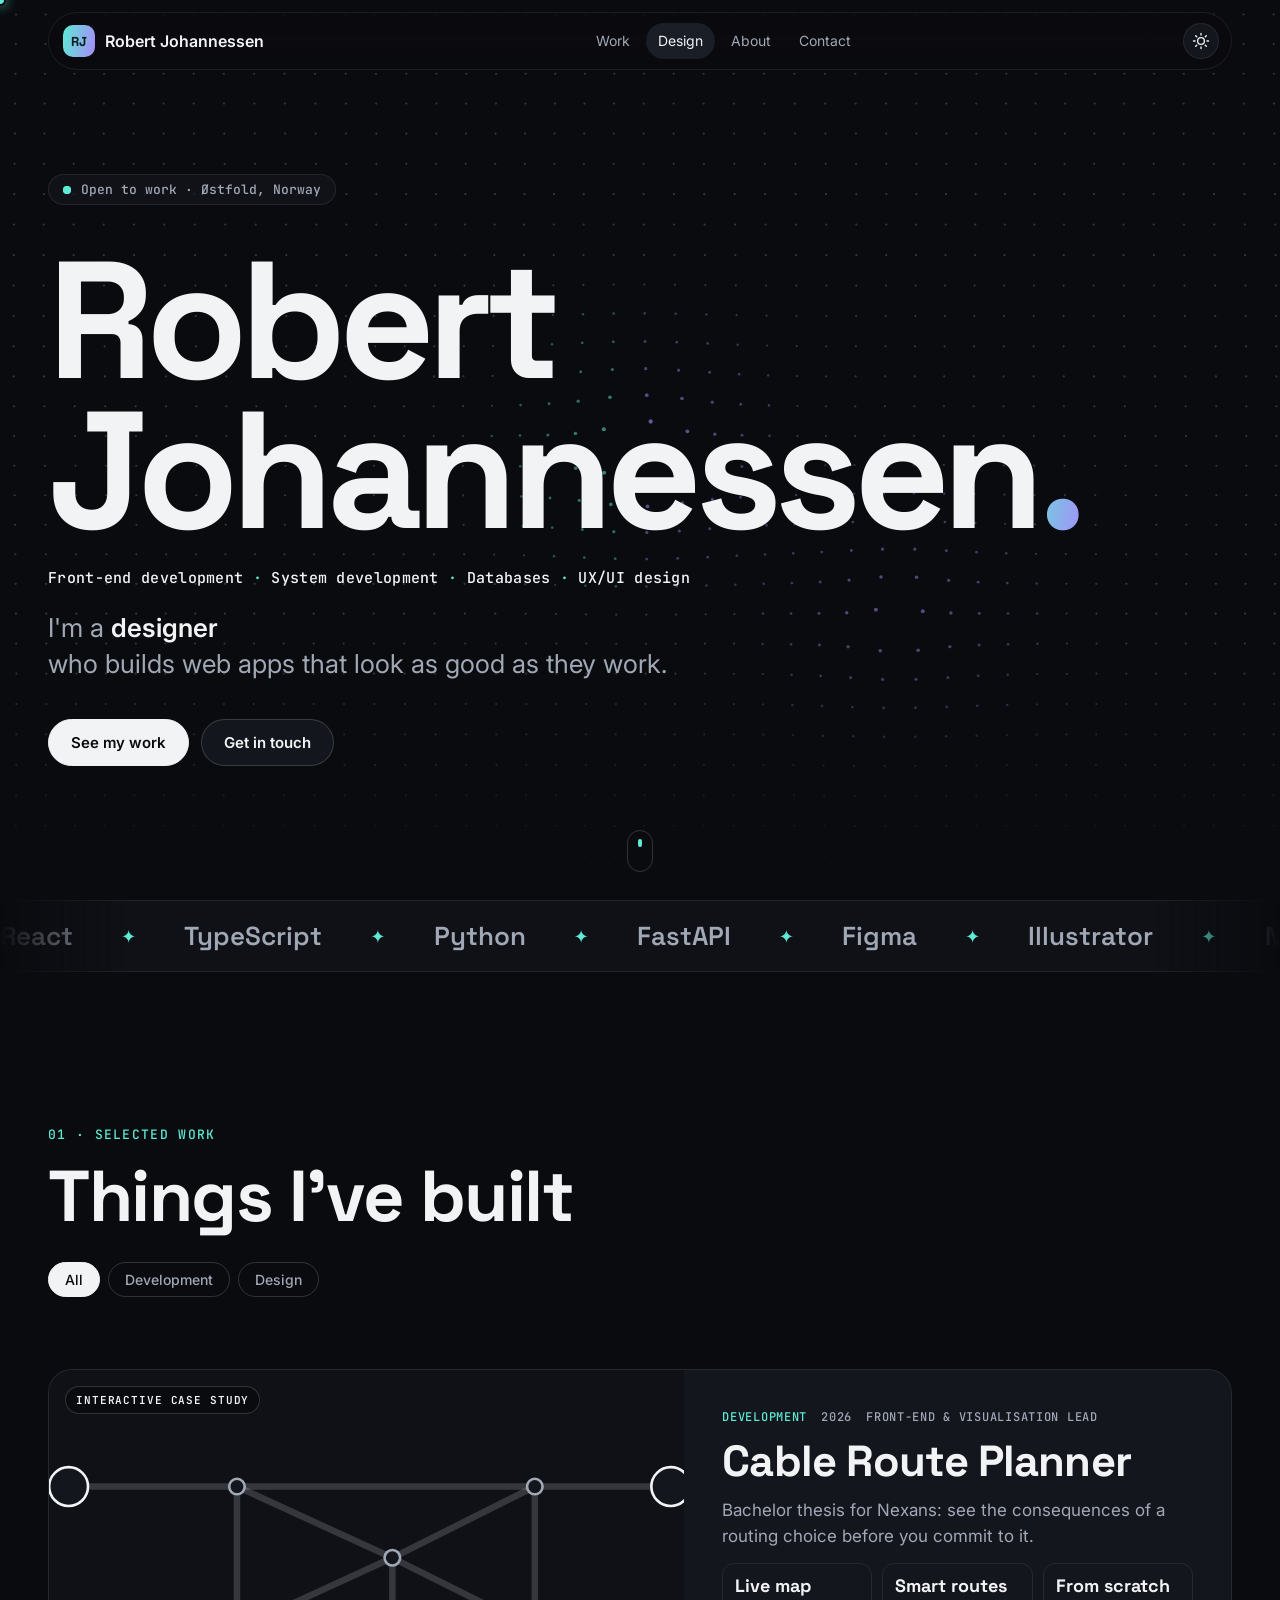
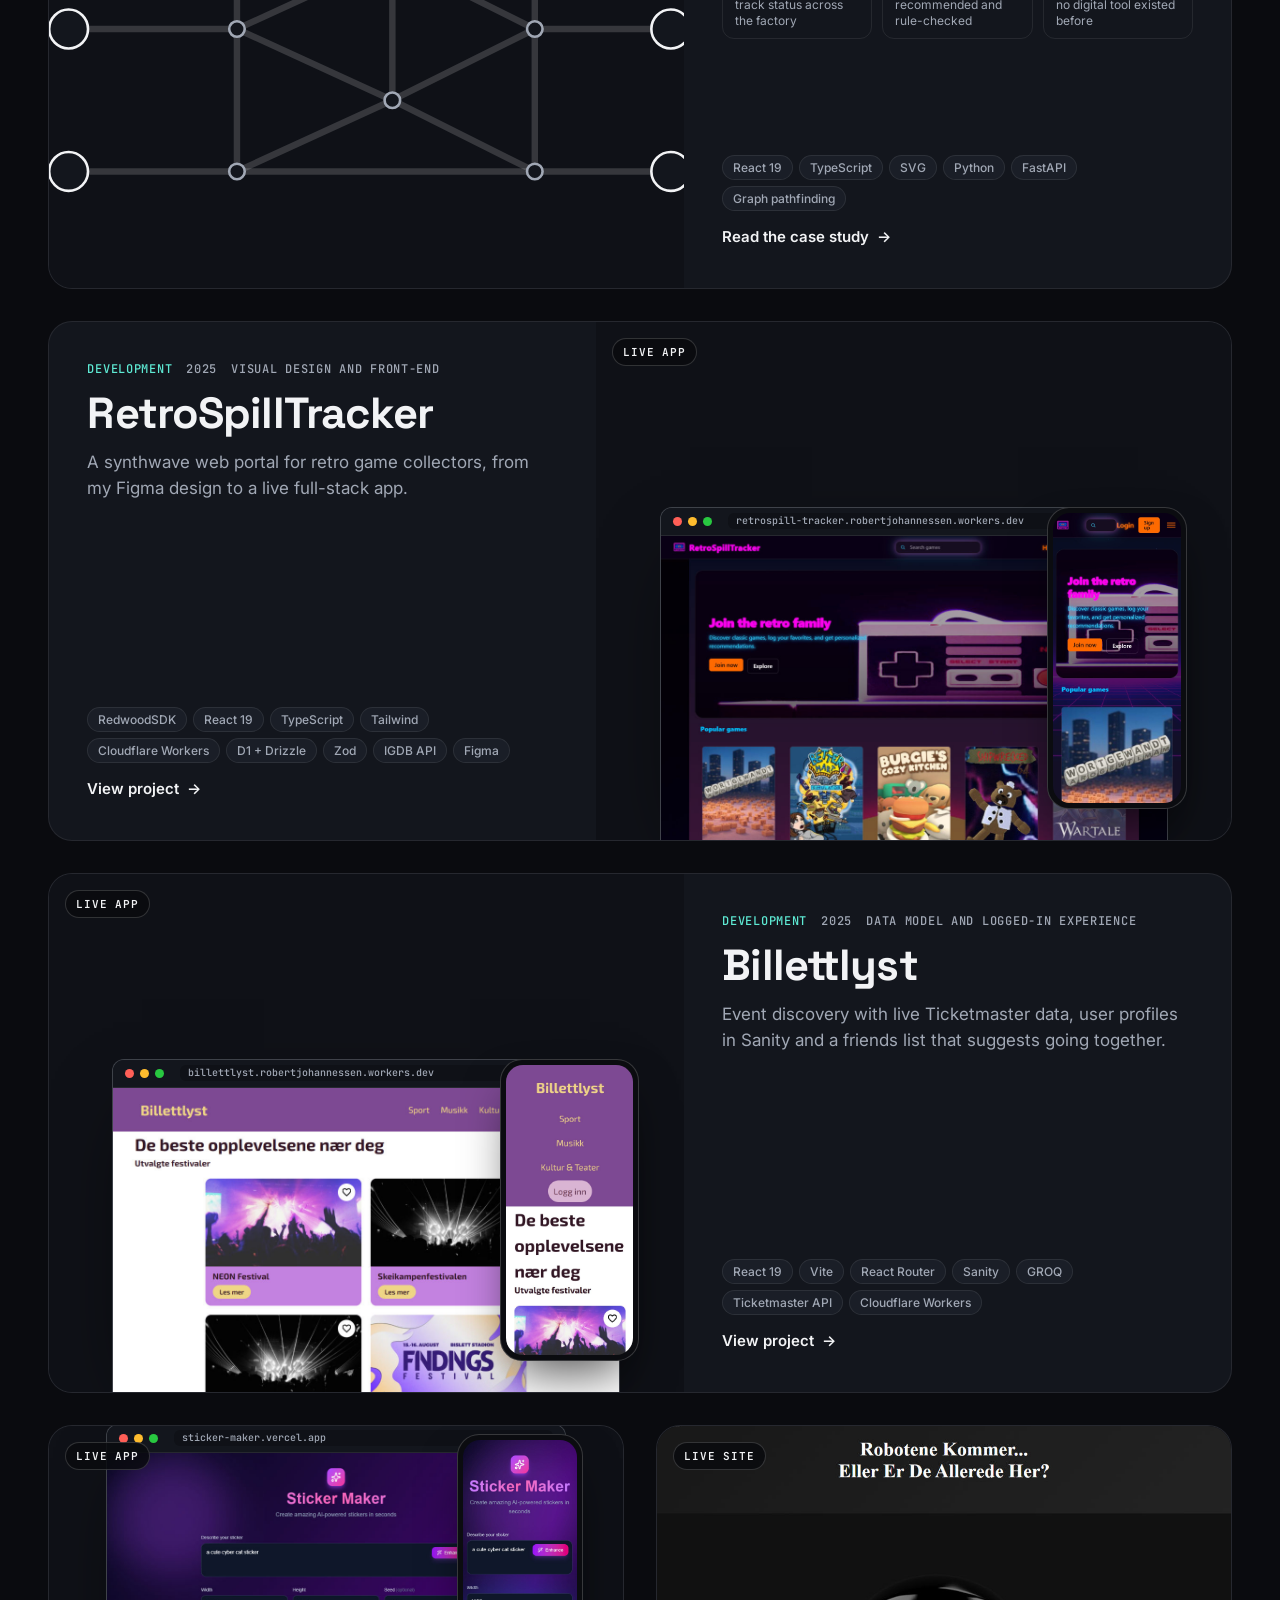
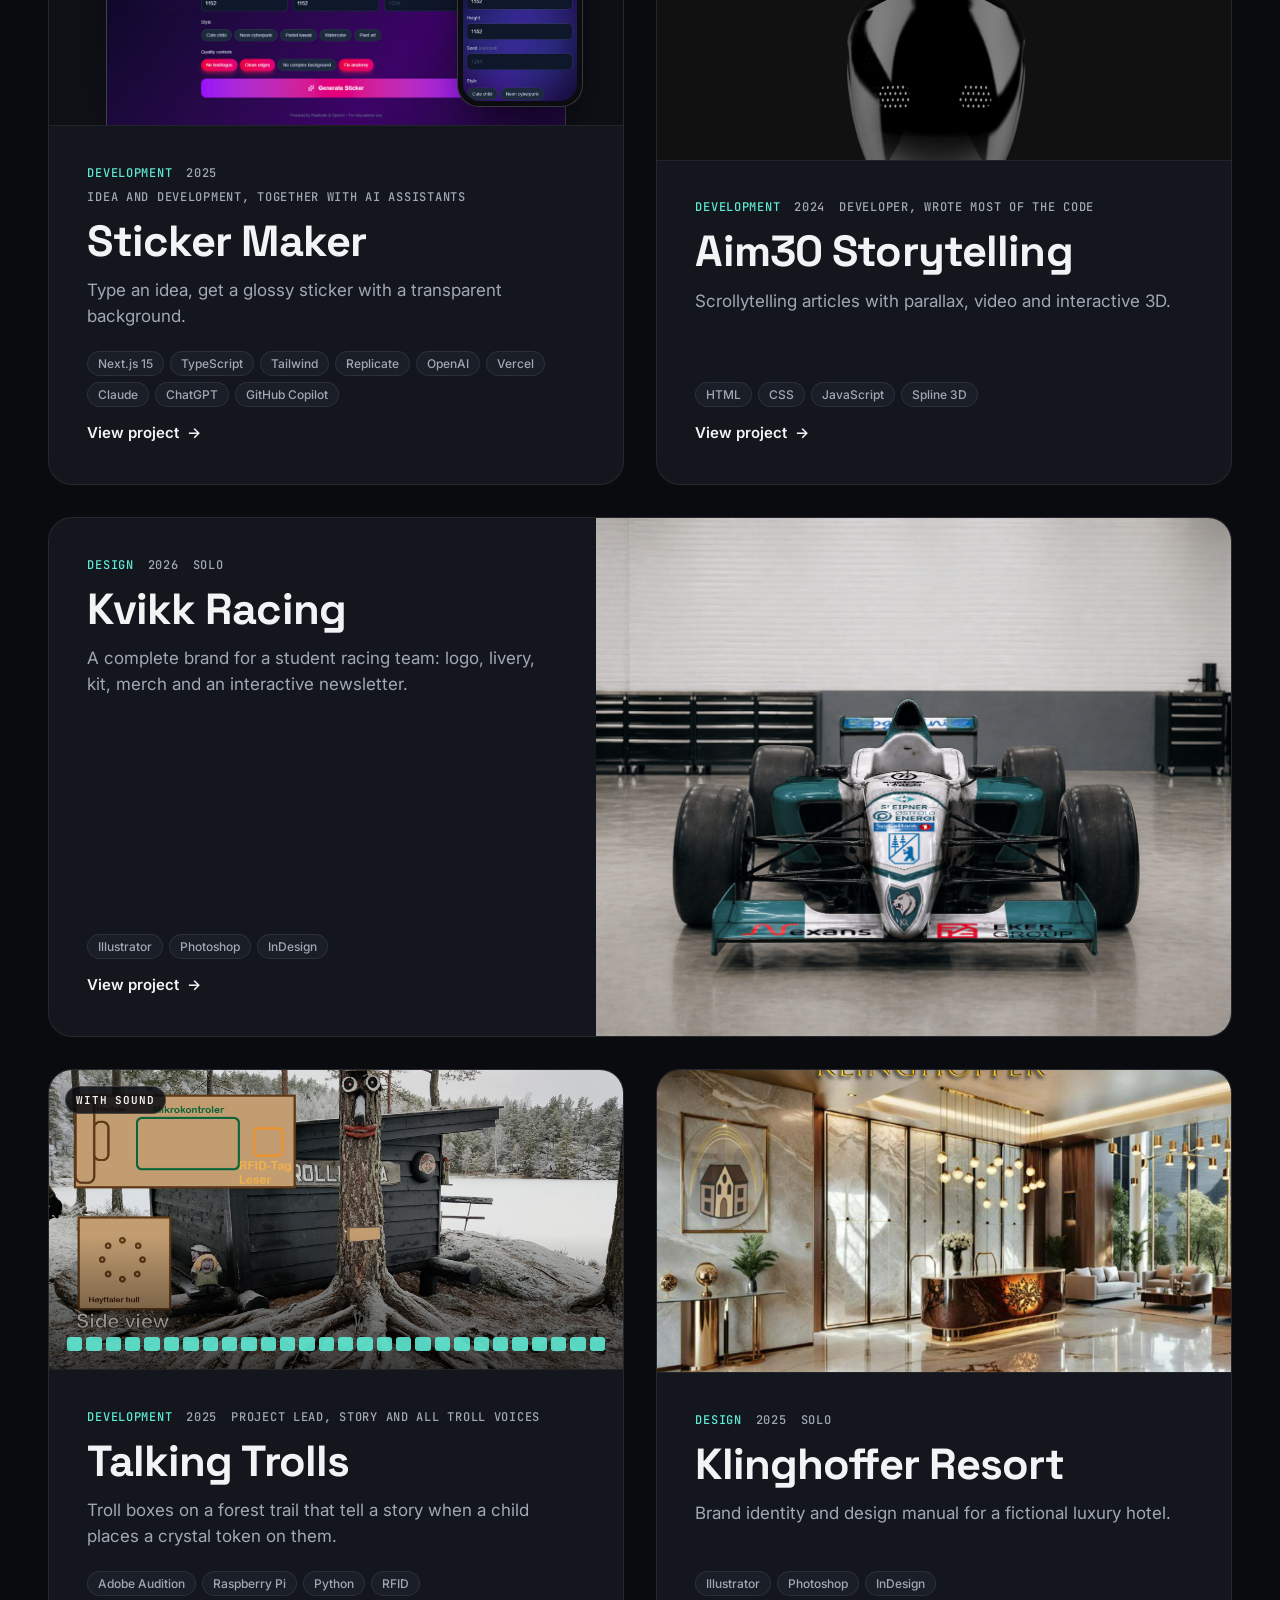
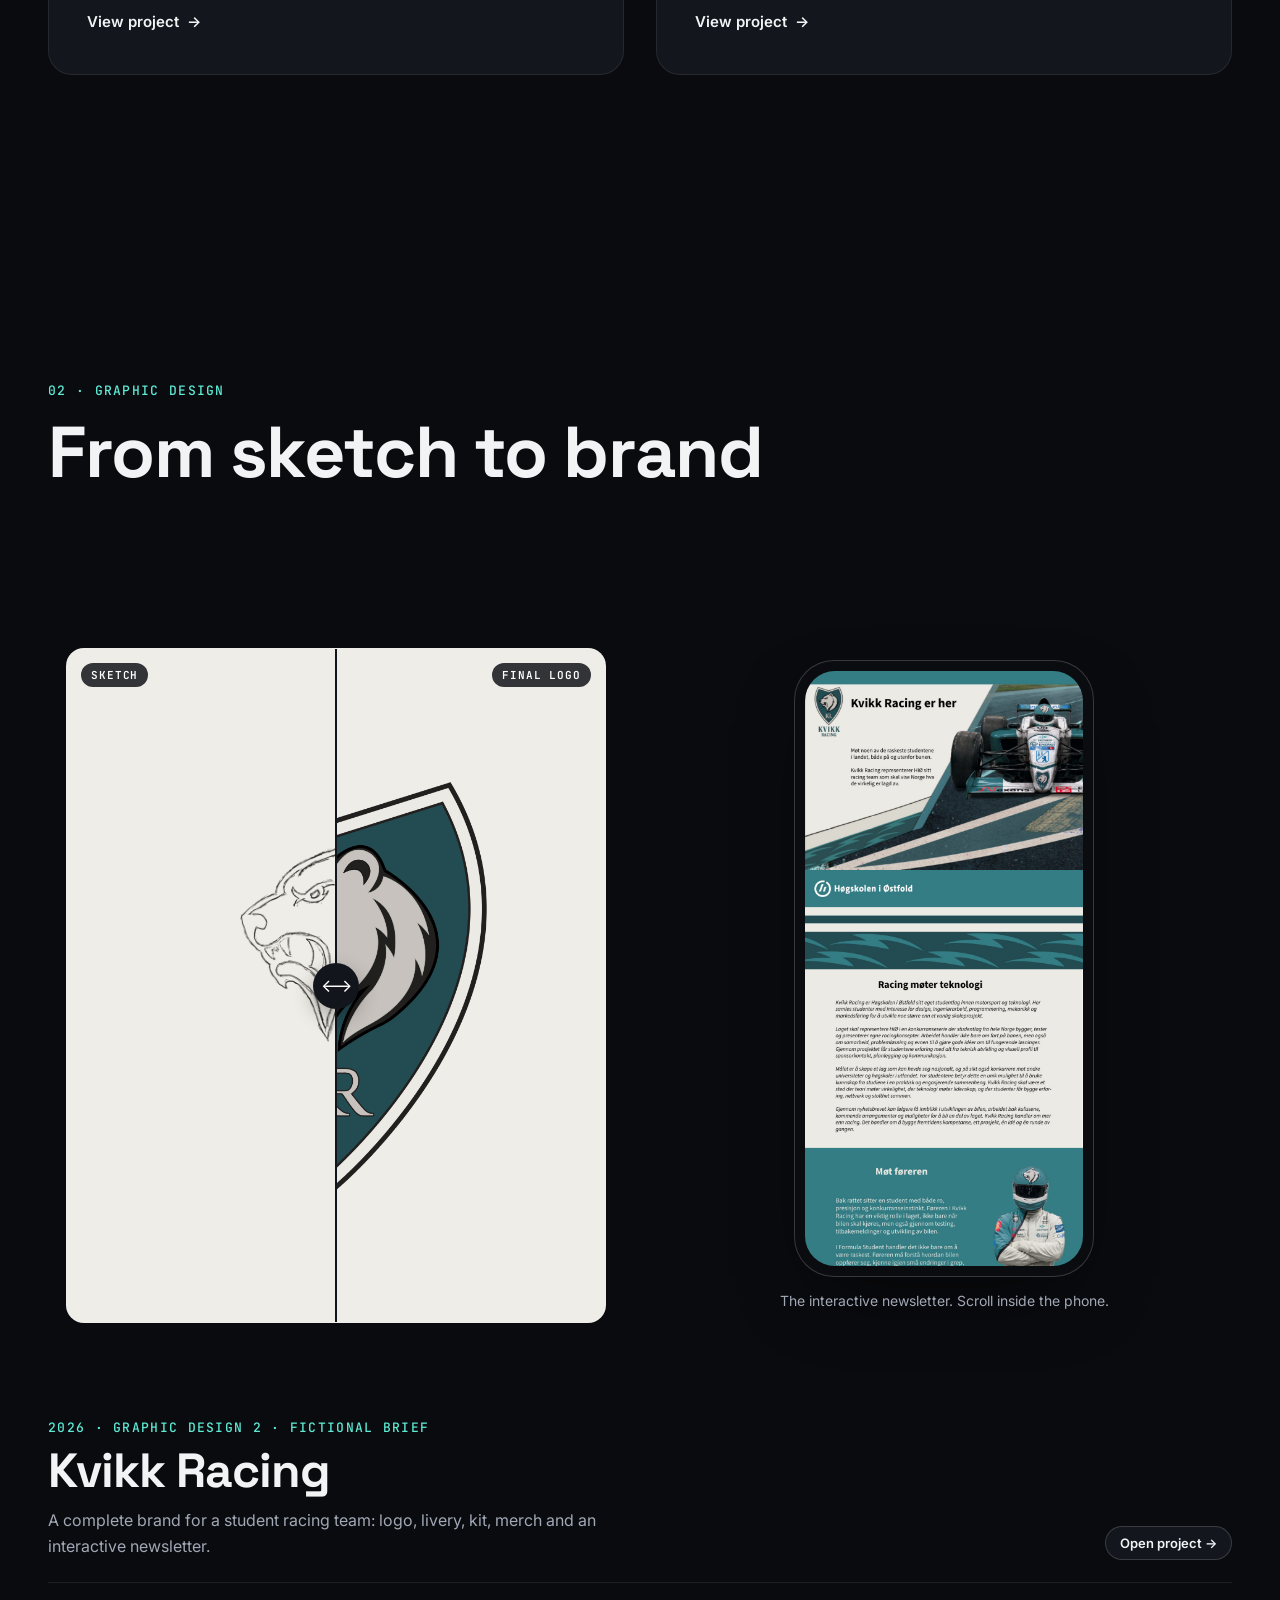
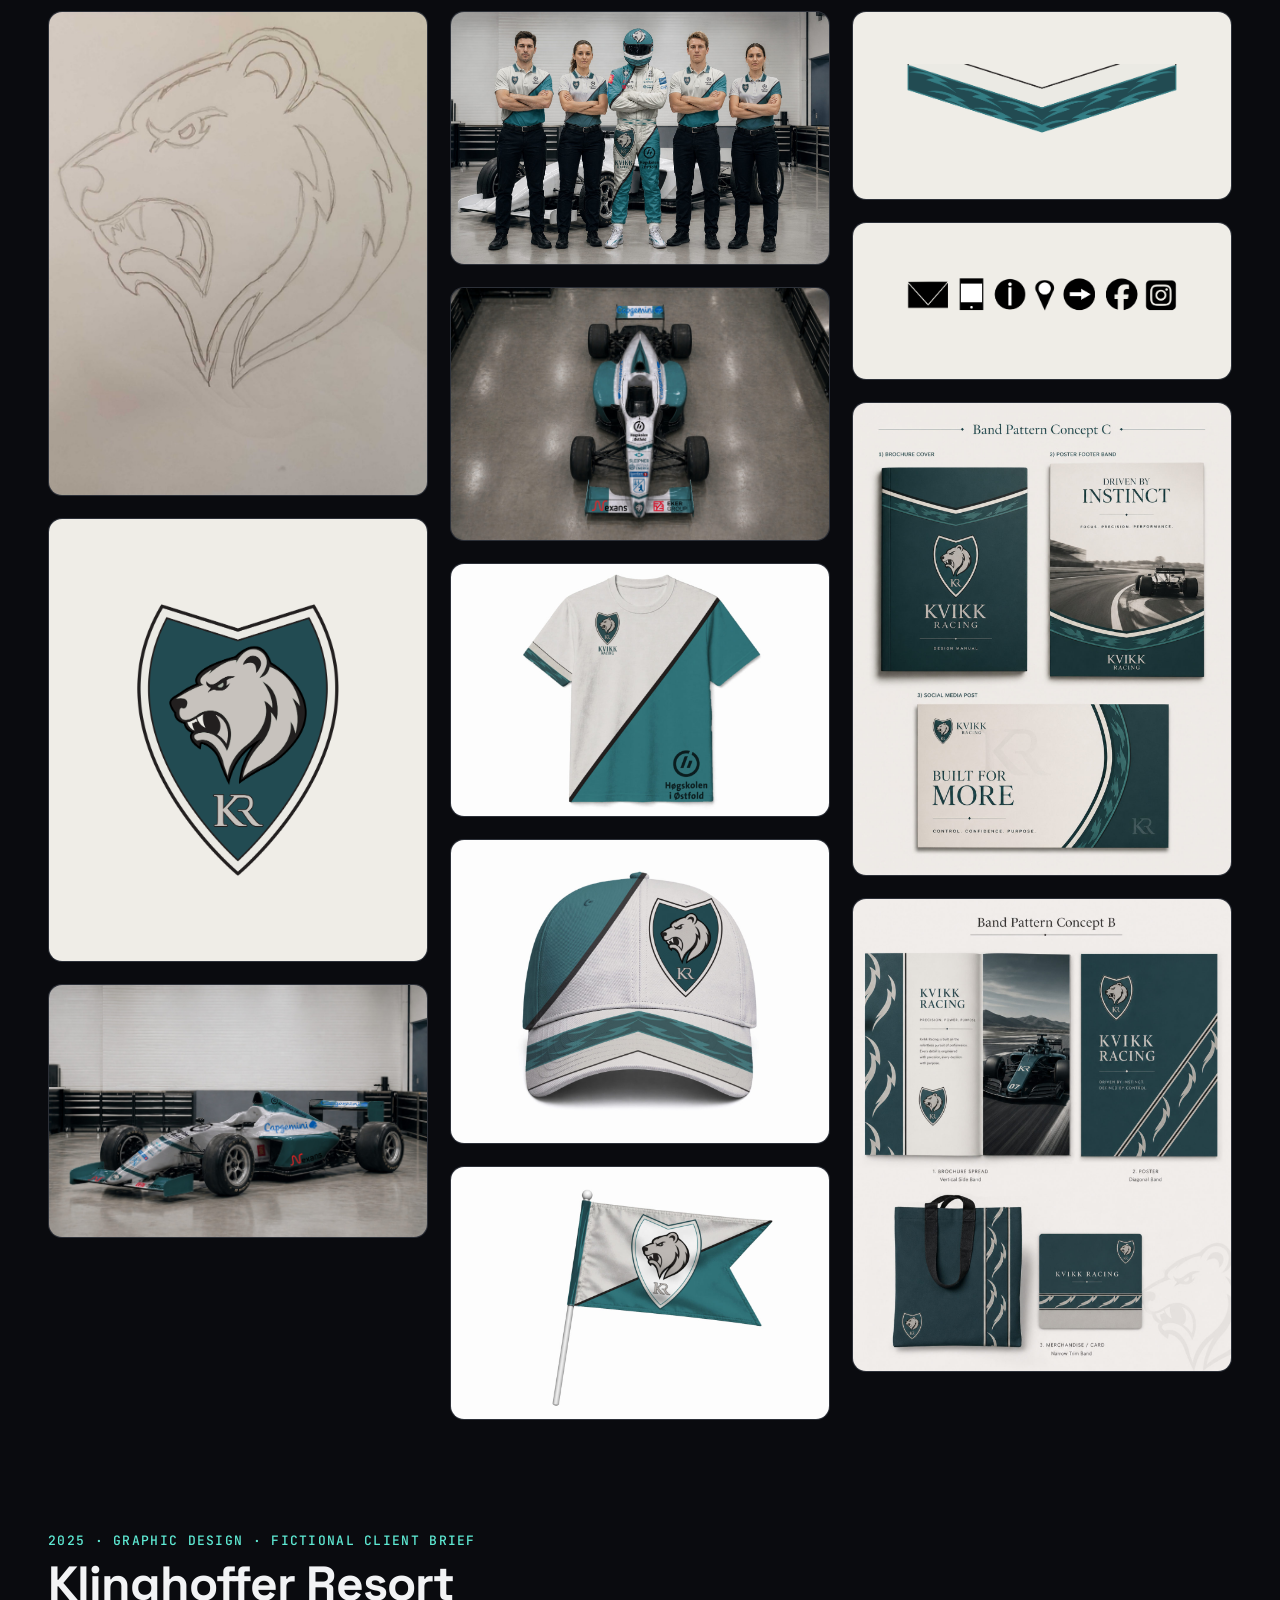
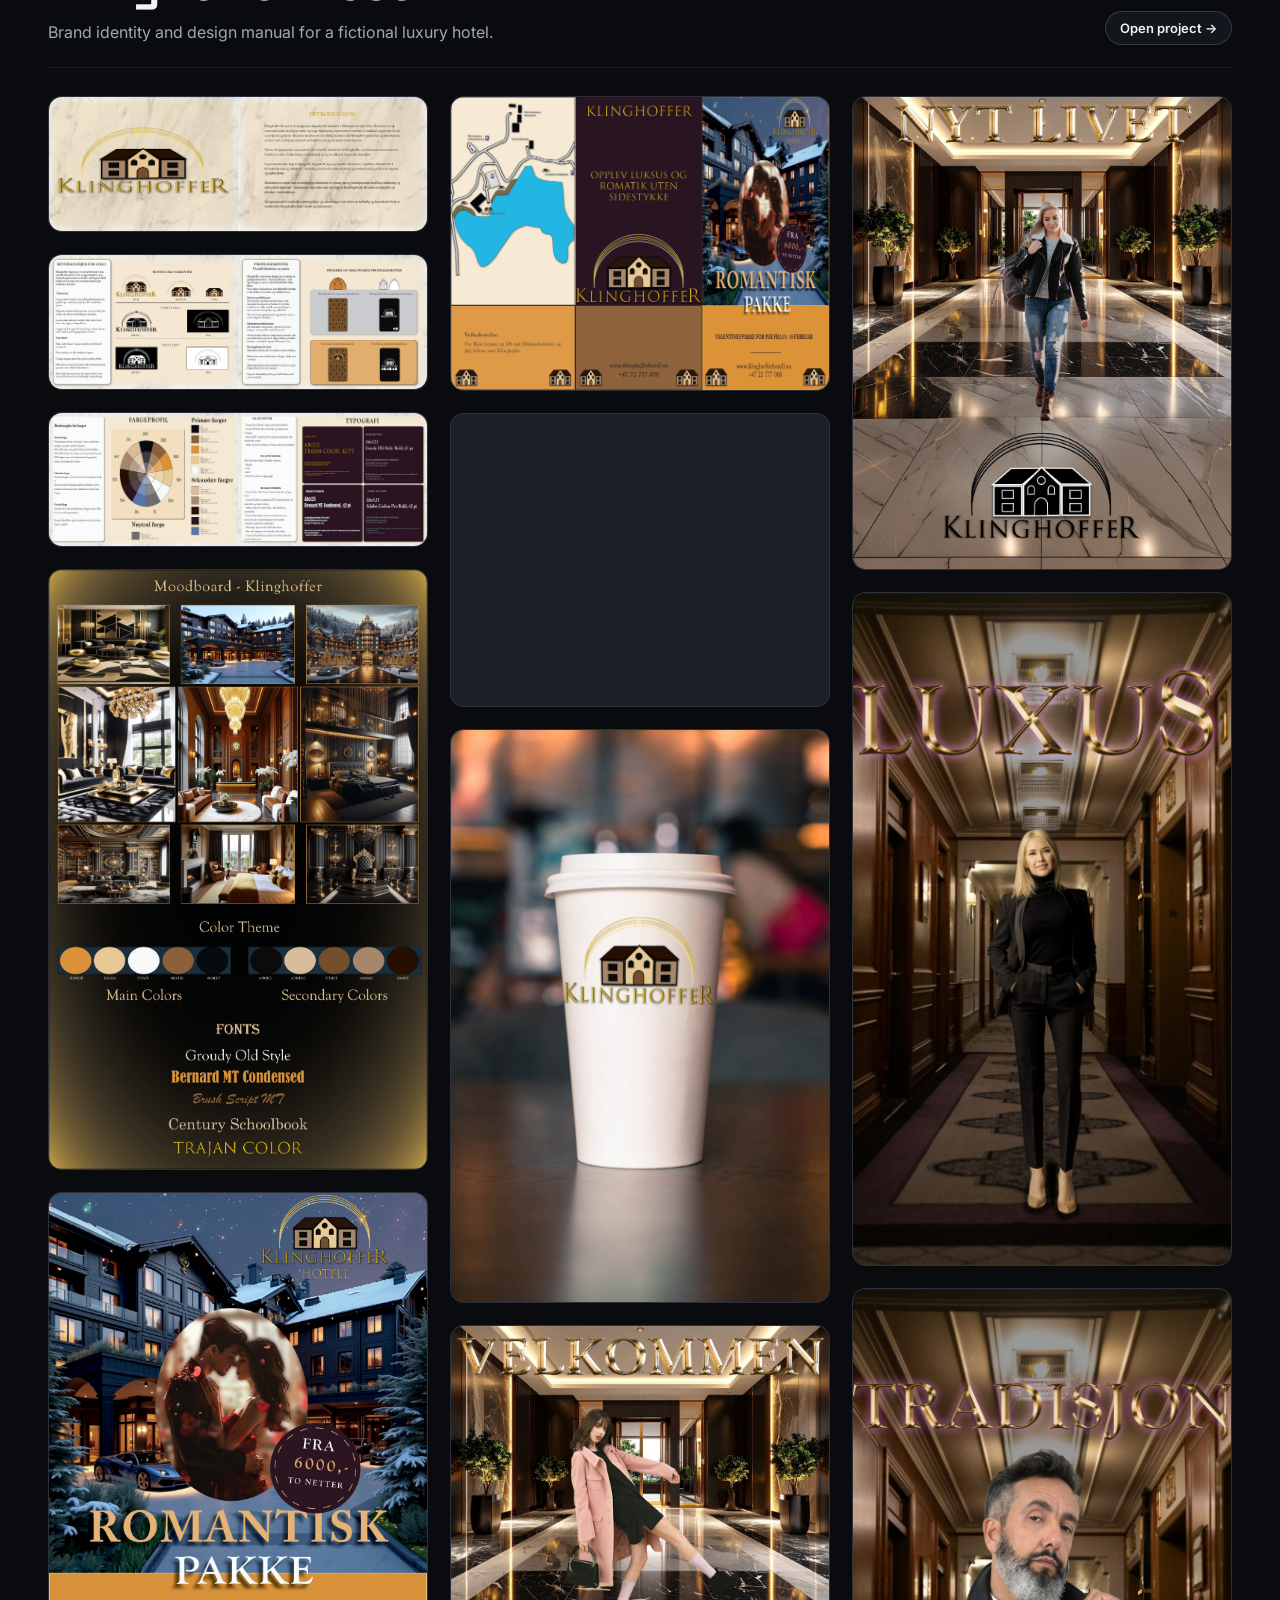
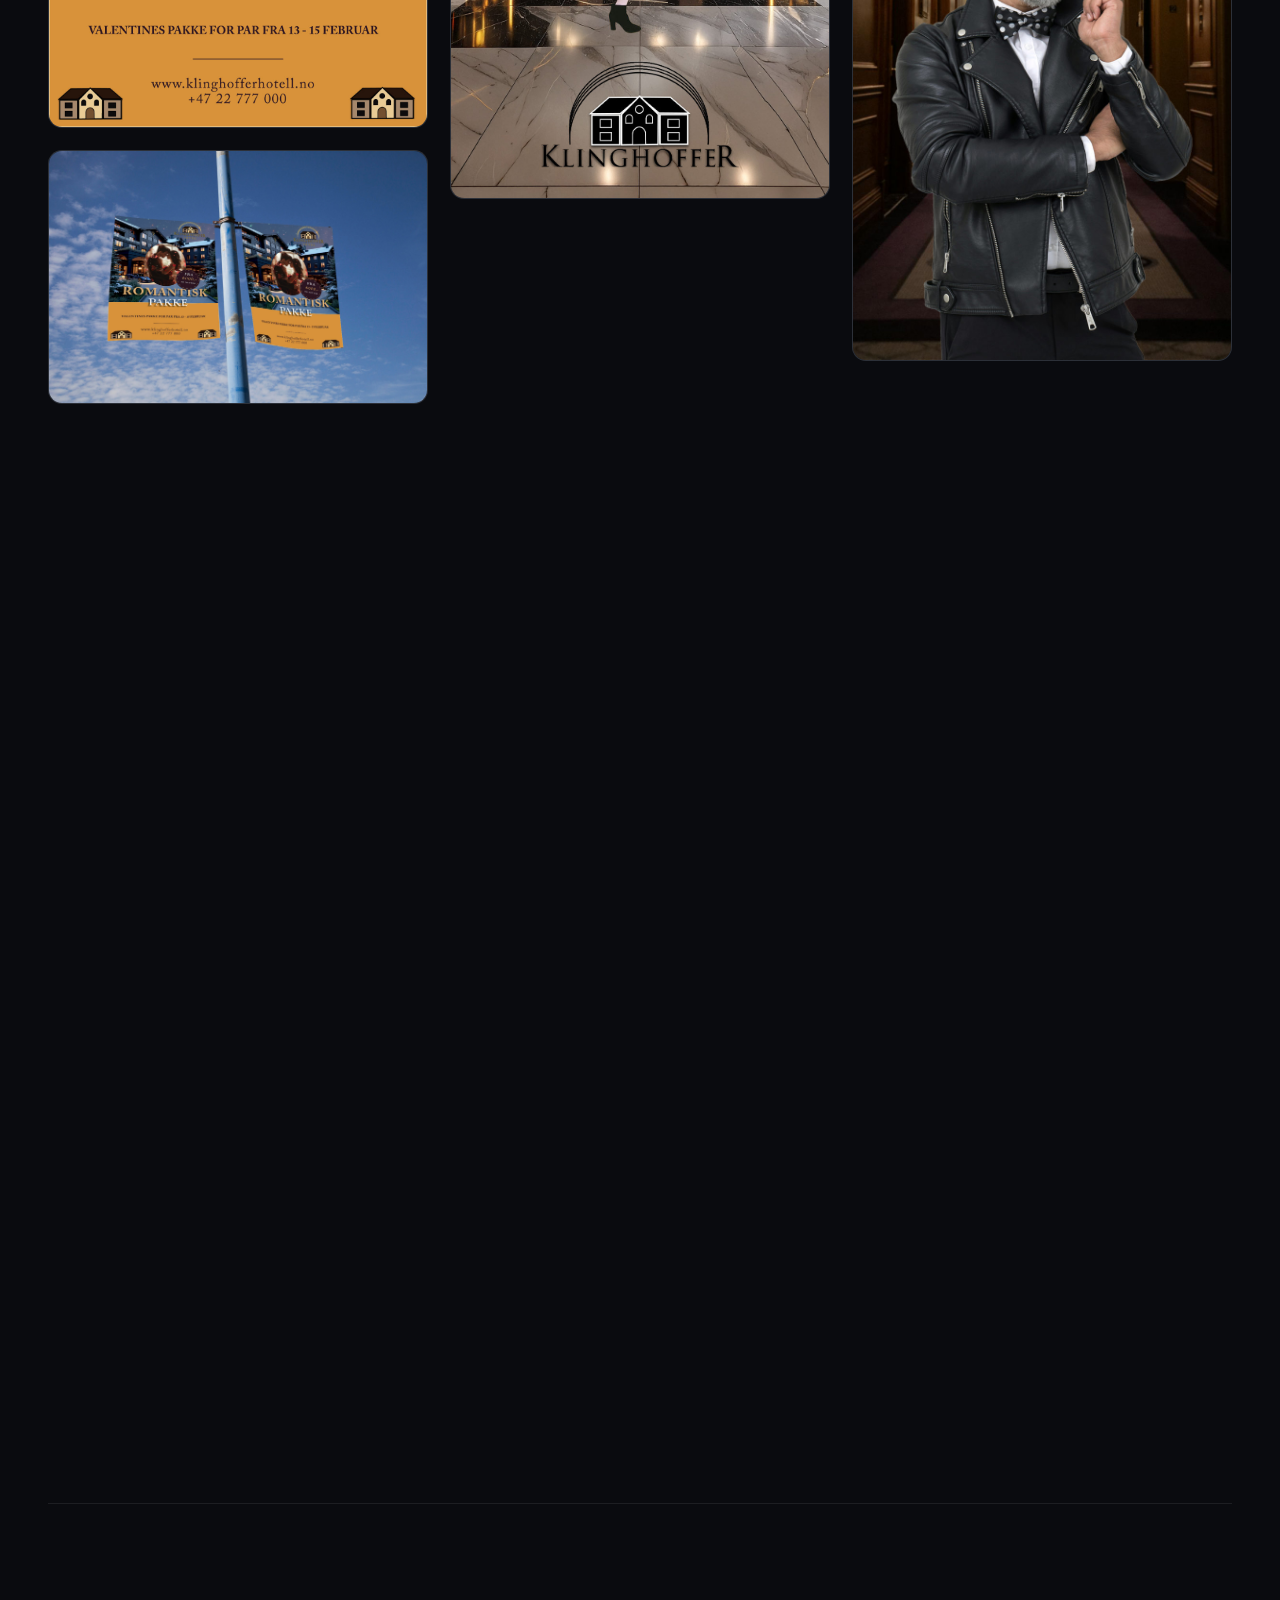
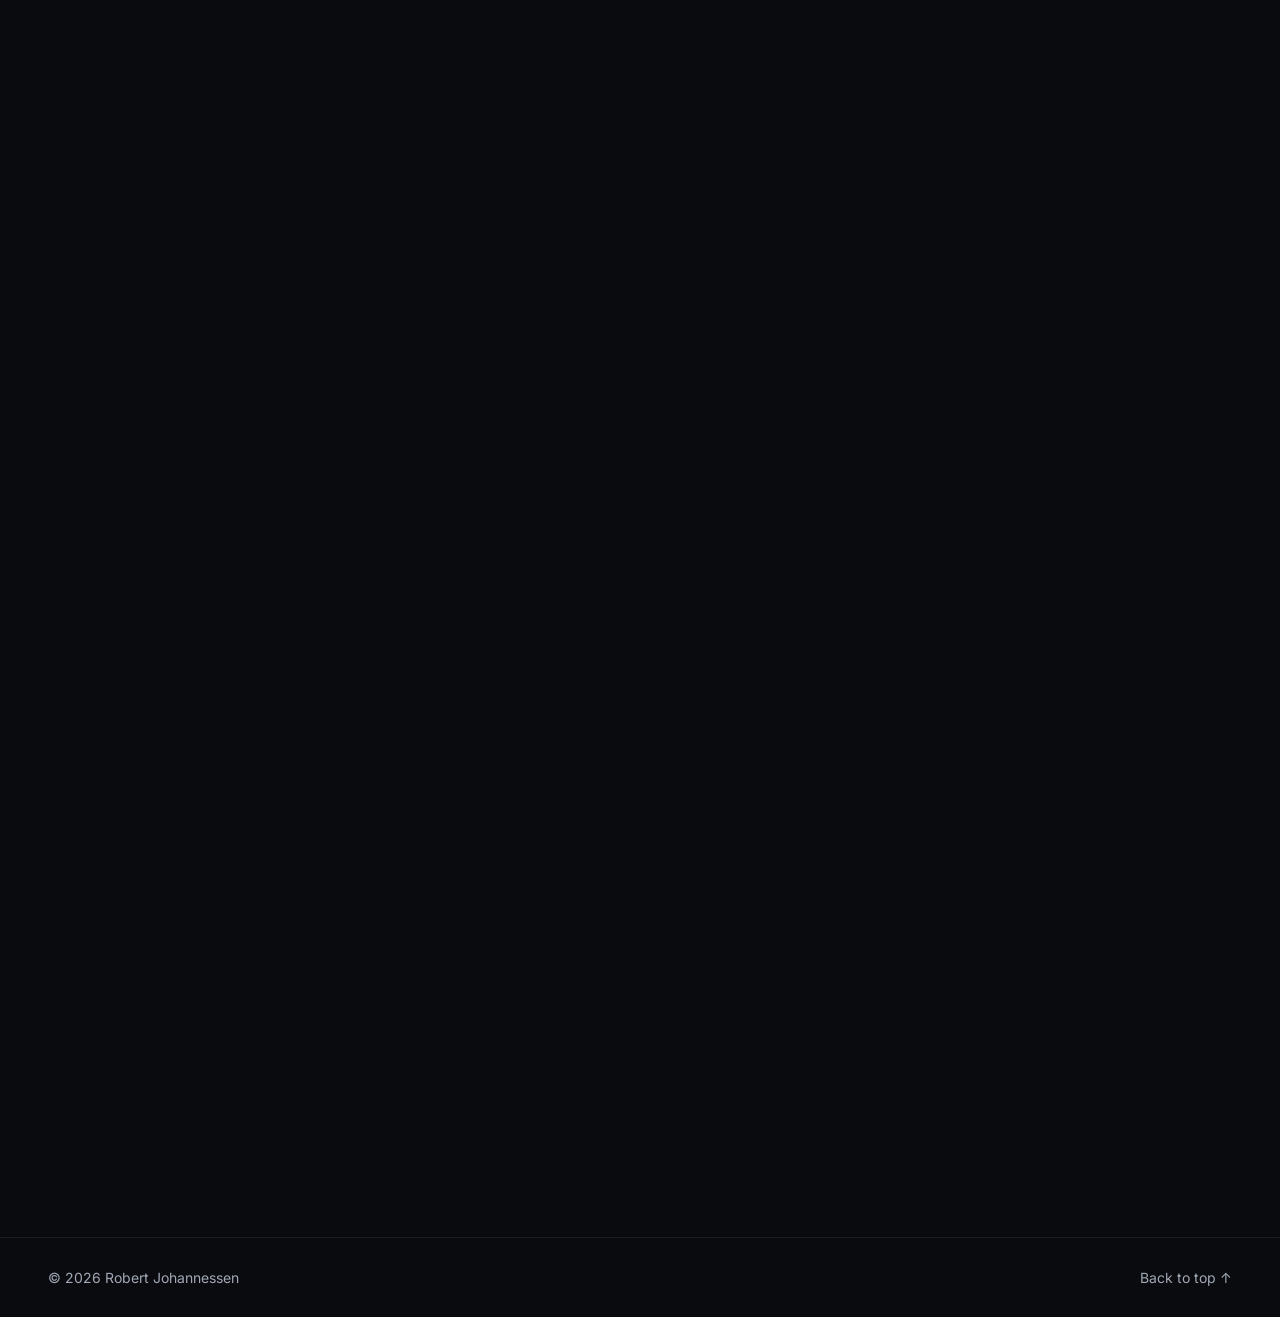
<file: index.html>
<!doctype html>
<html lang="en">
<head>
<meta charset="utf-8">
<meta name="viewport" content="width=device-width, initial-scale=1">
<title>Robert Johannessen · Developer & Designer</title>
<meta name="description" content="Portfolio of Robert Johannessen: full-stack web development, interactive visualisation and graphic design.">
<meta property="og:title" content="Robert Johannessen · Developer & Designer">
<meta property="og:description" content="Full-stack web development, interactive visualisation and graphic design.">
<meta property="og:image" content="assets/og.jpg">
<meta name="theme-color" content="#0a0b0f">
<link rel="icon" href="assets/favicon.svg" type="image/svg+xml">
<link rel="preconnect" href="https://fonts.googleapis.com">
<link rel="preconnect" href="https://fonts.gstatic.com" crossorigin>
<link href="https://fonts.googleapis.com/css2?family=Inter:wght@400;500;600&family=JetBrains+Mono:wght@500&family=Space+Grotesk:wght@500;600;700&display=swap" rel="stylesheet">
<link rel="stylesheet" href="css/style.css?v=13">
<script>
  // Apply the saved theme before first paint to avoid a flash
  try { const t = localStorage.getItem('theme'); if (t) document.documentElement.dataset.theme = t; } catch (e) {}
  document.documentElement.classList.add('js');
</script>
</head>
<body>
<a class="skip" href="#work">Skip to work</a>
<div class="cursor" aria-hidden="true"><div class="cursor-dot"></div><div class="cursor-ring"><span class="cursor-label"></span></div></div>

<header class="nav">
  <a class="brand" href="#top" aria-label="Robert Johannessen, back to top"><span class="brand-mark">RJ</span><span class="brand-name">Robert Johannessen</span></a>
  <nav aria-label="Main">
    <a href="#work">Work</a>
    <a href="#design">Design</a>
    <a href="#about">About</a>
    <a href="#contact">Contact</a>
  </nav>
  <button class="theme-toggle" type="button" aria-label="Switch light or dark theme">
    <svg viewBox="0 0 24 24" class="i-sun" aria-hidden="true"><circle cx="12" cy="12" r="4.5"/><path d="M12 2v2M12 20v2M2 12h2M20 12h2M4.9 4.9l1.4 1.4M17.7 17.7l1.4 1.4M4.9 19.1l1.4-1.4M17.7 6.3l1.4-1.4"/></svg>
    <svg viewBox="0 0 24 24" class="i-moon" aria-hidden="true"><path d="M20 14.5A8 8 0 0 1 9.5 4a8 8 0 1 0 10.5 10.5z"/></svg>
  </button>
</header>

<main>
  <section class="hero" id="top" aria-labelledby="hero-title">
    <canvas class="hero-canvas" aria-hidden="true"></canvas>
    <div class="hero-inner">
      <p class="eyebrow reveal"><span class="pulse"></span>Open to work · Østfold, Norway</p>
      <h1 id="hero-title" class="hero-title">
        <span class="line reveal">Robert</span>
        <span class="line reveal">Johannessen<span class="accent">.</span></span>
      </h1>
      <p class="hero-areas reveal"><span class="ha-in"><span>Front-end development</span><span>System development</span><span>Databases</span><span>UX/UI design</span></span></p>
      <p class="hero-sub reveal">I'm a <span class="rotator" aria-live="off"><span>developer</span><span>designer</span><span>problem solver</span></span><br>who builds web apps that look as good as they work.</p>
      <div class="hero-cta reveal">
        <a class="btn primary magnetic" href="#work">See my work</a>
        <a class="btn magnetic" href="#contact">Get in touch</a>
      </div>
    </div>
    <a class="scroll-hint" href="#work" aria-label="Scroll to work"><span></span></a>
  </section>

  <div class="marquee" aria-label="Tools I work with">
    <div class="marquee-track"></div>
  </div>

  <section class="section" id="work" aria-labelledby="work-title">
    <div class="section-head">
      <p class="kicker reveal">01 · Selected work</p>
      <h2 id="work-title" class="reveal">Things I've built</h2>
      <div class="filters reveal" role="group" aria-label="Filter projects">
        <button type="button" class="chip active" data-filter="all">All</button>
        <button type="button" class="chip" data-filter="dev">Development</button>
        <button type="button" class="chip" data-filter="design">Design</button>
      </div>
    </div>
    <div class="projects" id="projects"></div>
  </section>

  <section class="section" id="design" aria-labelledby="design-title">
    <div class="section-head">
      <p class="kicker reveal">02 · Graphic design</p>
      <h2 id="design-title" class="reveal">From sketch to brand</h2>
      <p class="lead reveal">Drag the handle to see how the Kvikk Racing logo grew from pencil sketches. Click any image to view it larger.</p>
    </div>
    <div class="design-grid">
      <div class="compare reveal" id="compare" data-cursor="Drag"></div>
      <div class="phone-scroll reveal" aria-label="Kvikk Racing newsletter, scroll inside">
        <div class="phone-frame"><div class="phone-screen" tabindex="0"><img src="assets/design/kvikk-newsletter.jpg" alt="Kvikk Racing newsletter, full length" loading="lazy" decoding="async"></div></div>
        <p class="caption">The interactive newsletter. Scroll inside the phone.</p>
      </div>
    </div>
    <div id="design-groups"></div>
  </section>

  <section class="section about" id="about" aria-labelledby="about-title">
    <div class="section-head">
      <p class="kicker reveal">03 · About</p>
      <h2 id="about-title" class="reveal">Design eye, system brain</h2>
    </div>
    <div class="about-grid">
      <div class="about-text reveal">
        <p class="lead">I just finished a bachelor in Information Systems at Østfold University College, where I found my place between code and design: I like to sketch an idea in Figma or Illustrator and then build it for real.</p>
        <p>Before my studies I spent many years in logistics and customer service, and I started out in IT support at IBM. That taught me to work with all kinds of people, take responsibility and keep things running, which I bring to every team I join.</p>
        <p>In my bachelor thesis I led the front-end for a planning tool for Nexans, and in group projects I often end up holding the threads together: meeting minutes, direction and getting things shipped.</p>
      </div>
      <div class="skills reveal" id="skills"></div>
    </div>
    <ol class="timeline" id="timeline"></ol>
  </section>

  <section class="section contact" id="contact" aria-labelledby="contact-title">
    <p class="kicker reveal">04 · Contact</p>
    <h2 id="contact-title" class="contact-title reveal">Let's build something <span class="grad">together.</span></h2>
    <div class="contact-actions reveal">
      <button type="button" class="btn primary big magnetic" id="copy-email"><span class="email-text"></span><span class="copied" aria-live="polite"></span></button>
      <div class="socials">
        <a class="btn magnetic" id="linkedin" target="_blank" rel="noopener">LinkedIn</a>
        <a class="btn magnetic" id="github" target="_blank" rel="noopener">GitHub</a>
      </div>
    </div>
  </section>
</main>

<footer class="footer">
  <p>© <span id="year"></span> Robert Johannessen</p>
  <a href="#top">Back to top ↑</a>
</footer>

<div class="overlay" id="overlay" role="dialog" aria-modal="true" aria-labelledby="ov-title" hidden>
  <div class="overlay-scroll">
    <button type="button" class="overlay-close" aria-label="Close project">×</button>
    <article class="overlay-content" id="overlay-content"></article>
  </div>
</div>

<div class="lightbox" id="lightbox" role="dialog" aria-modal="true" aria-label="Image viewer" hidden>
  <button type="button" class="lb-btn lb-close" aria-label="Close">×</button>
  <button type="button" class="lb-btn lb-prev" aria-label="Previous image">‹</button>
  <figure><img alt=""><figcaption></figcaption></figure>
  <button type="button" class="lb-btn lb-next" aria-label="Next image">›</button>
</div>

<script src="js/data.js?v=13"></script>
<script src="js/main.js?v=14"></script>
<script>
  // If a script failed to load (say a network hiccup), try once more, then show the page without the effects rather than a blank screen
  addEventListener('load', () => {
    try {
      if (window.siteReady) return sessionStorage.removeItem('retried');
      if (!sessionStorage.getItem('retried')) { sessionStorage.setItem('retried', '1'); return location.reload(); }
    } catch (e) {}
    document.documentElement.classList.remove('js');
  });
</script>
</body>
</html>
</file>
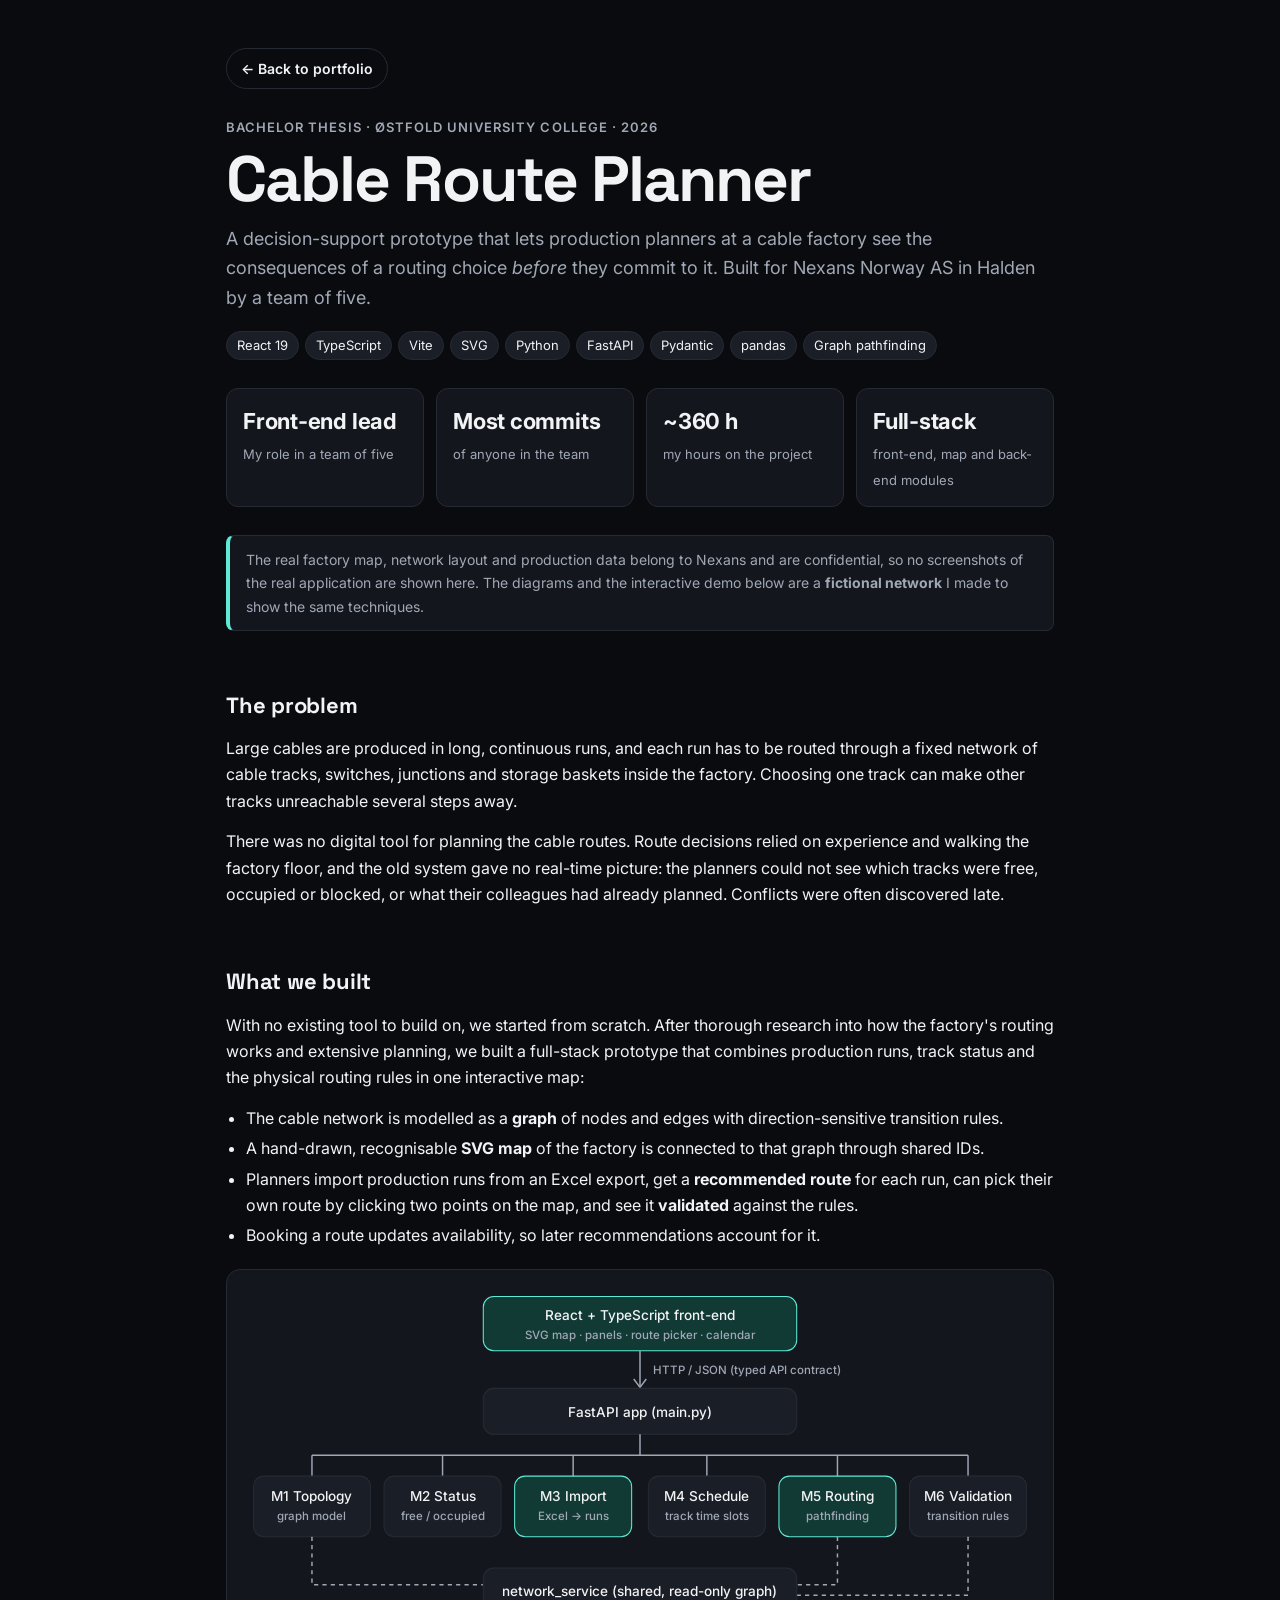
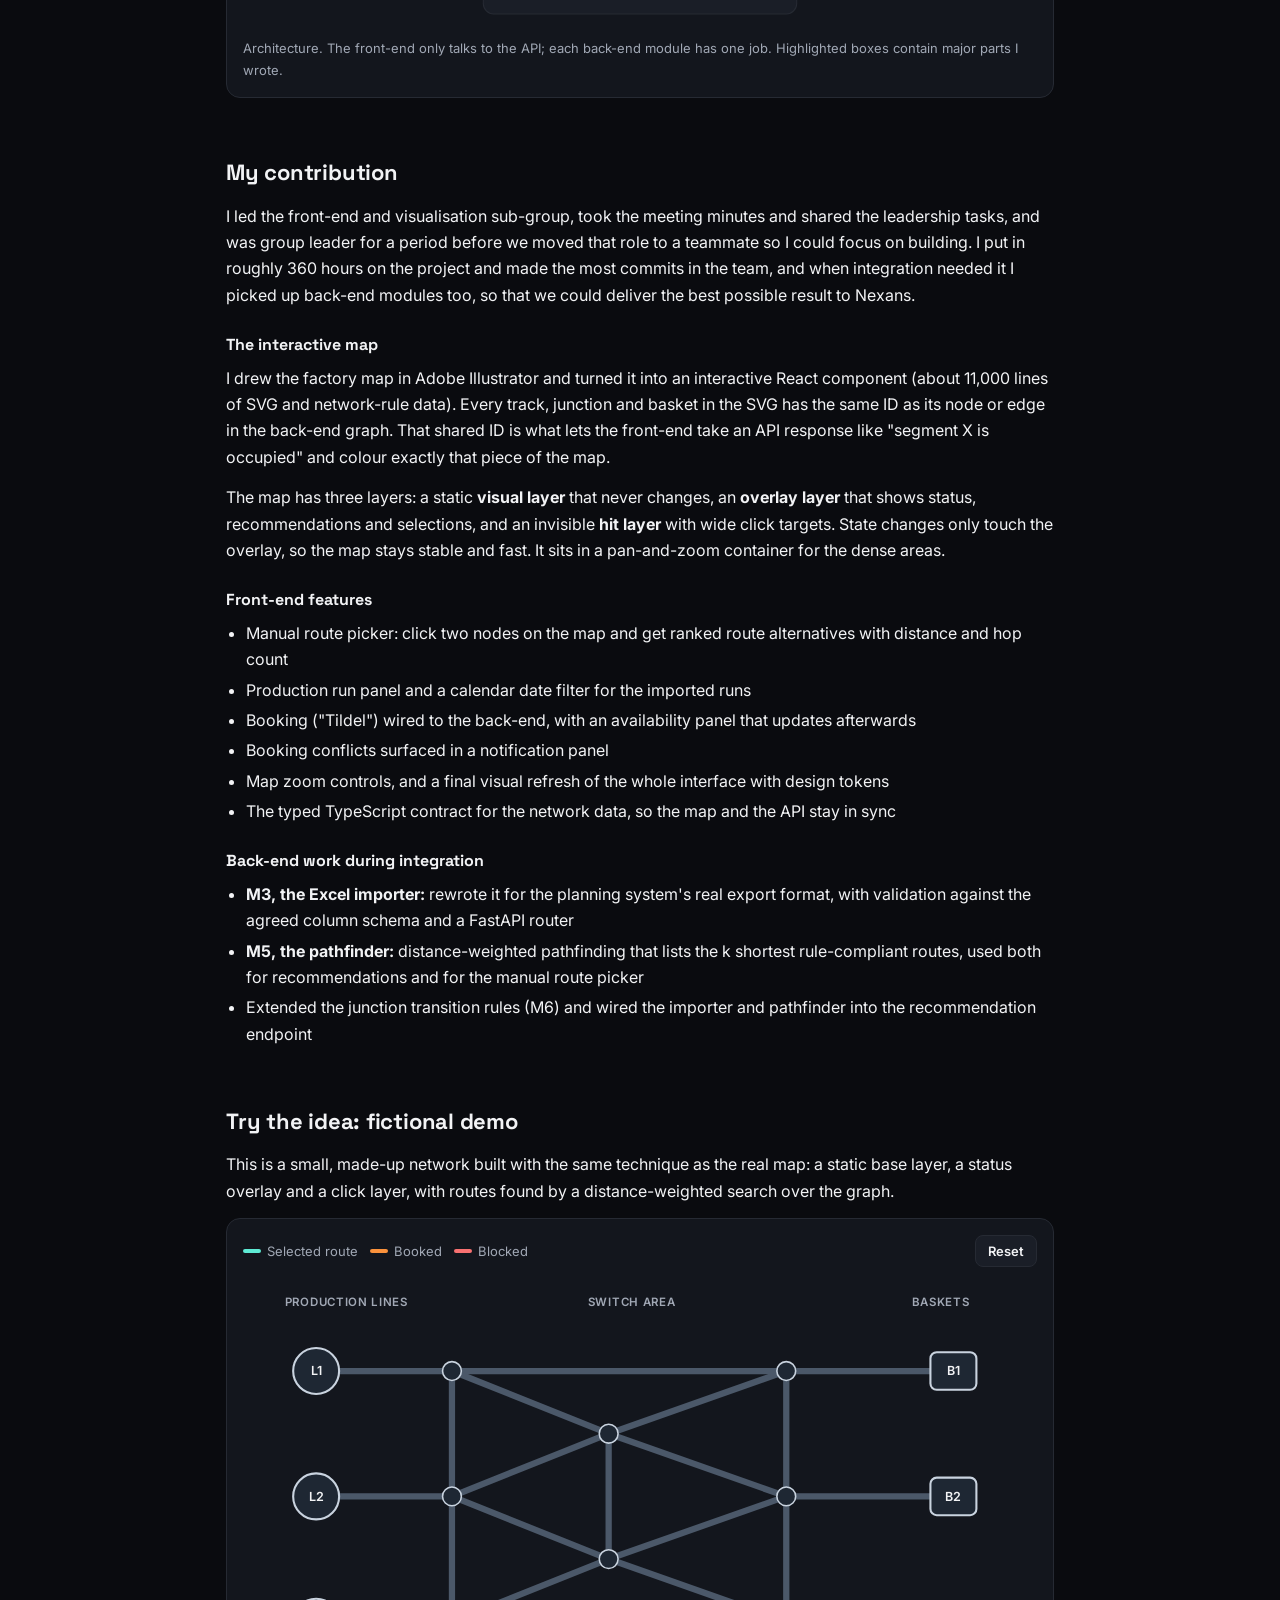
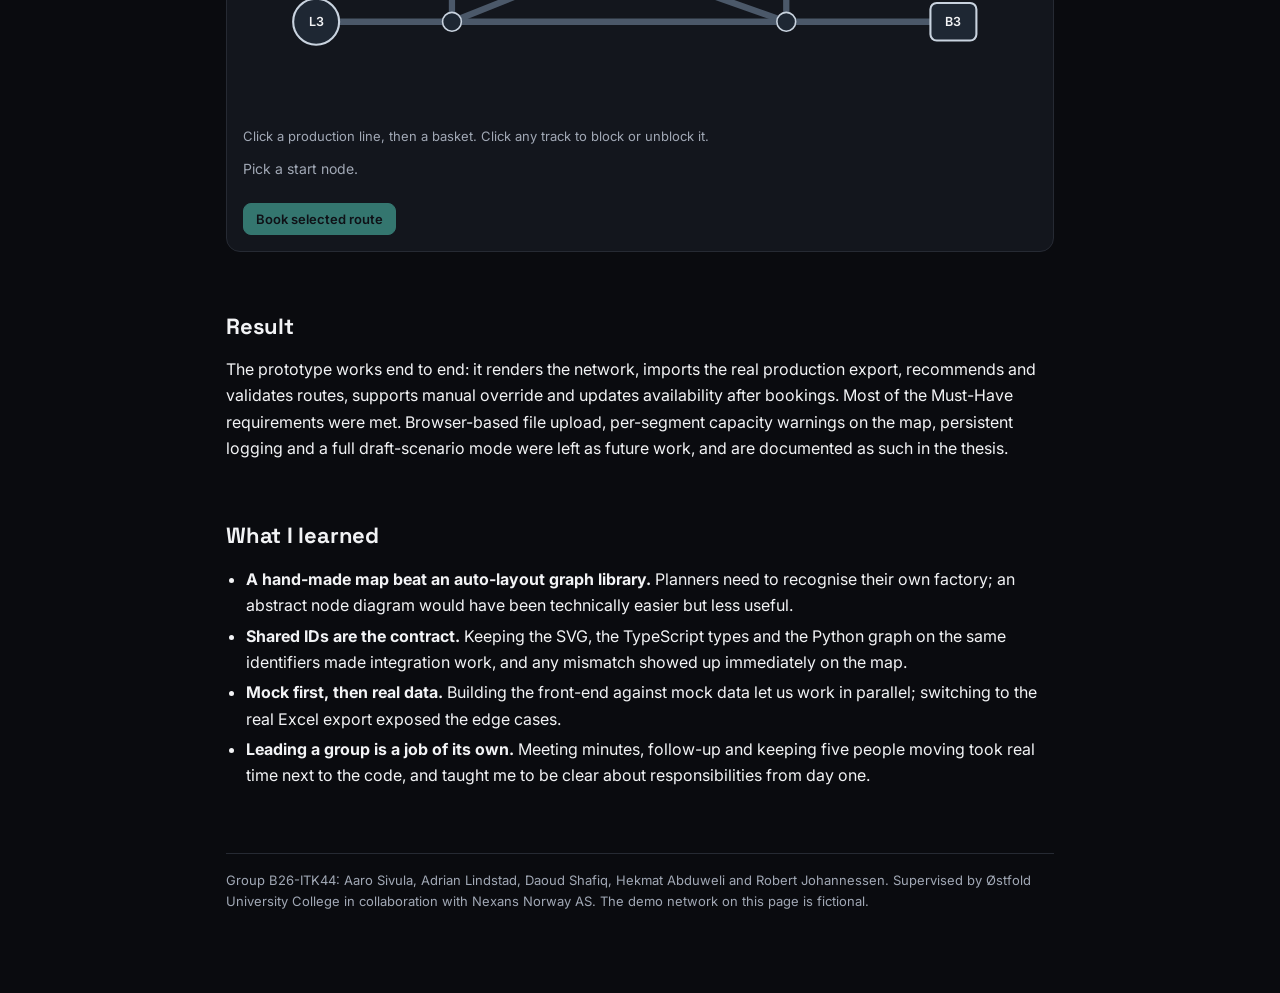
<file: bachelor.html>
<!doctype html>
<html lang="en">
<head>
<meta charset="utf-8">
<meta name="viewport" content="width=device-width, initial-scale=1">
<title>Cable Route Planner · Robert Johannessen</title>
<link rel="icon" href="assets/favicon.svg" type="image/svg+xml">
<script>document.documentElement.dataset.theme = 'dark'; try { const t = localStorage.getItem('theme'); if (t) document.documentElement.dataset.theme = t; } catch (e) {}</script>
<meta name="description" content="Bachelor thesis case study: a decision-support prototype for cable route planning, built with React, TypeScript and FastAPI.">
<link rel="preconnect" href="https://fonts.googleapis.com">
<link href="https://fonts.googleapis.com/css2?family=Inter:wght@400;500;600;700&family=JetBrains+Mono:wght@500&family=Space+Grotesk:wght@500;600;700&display=swap" rel="stylesheet">
<style>
:root{
  --bg:#f6f6f3; --surface:#ffffff; --surface-2:#f1f1ee; --text:#12151b; --muted:#5a6170; --line:#dddcd6;
  --accent:#0d9488; --accent-soft:#d5f2ee; --ok:#15803d; --warn:#c2410c; --warn-soft:#fde7d6; --bad:#b91c1c; --bad-soft:#fde2e2;
  --track:#a8b3c2; --node:#ffffff; --node-line:#3b4756;
}
@media (prefers-color-scheme: dark){
  :root:not([data-theme="light"]){
    --bg:#0a0b0f; --surface:#13161d; --surface-2:#1a1e27; --text:#f2f3f5; --muted:#a1a8b5; --line:#262a33;
    --accent:#5eead4; --accent-soft:#123a35; --ok:#4ade80; --warn:#fb923c; --warn-soft:#3b2416; --bad:#f87171; --bad-soft:#3b1a1a;
    --track:#4b5869; --node:#1e2733; --node-line:#c9d3df;
  }
}
:root[data-theme="dark"]{
  --bg:#0a0b0f; --surface:#13161d; --surface-2:#1a1e27; --text:#f2f3f5; --muted:#a1a8b5; --line:#262a33;
  --accent:#5eead4; --accent-soft:#123a35; --ok:#4ade80; --warn:#fb923c; --warn-soft:#3b2416; --bad:#f87171; --bad-soft:#3b1a1a;
  --track:#4b5869; --node:#1e2733; --node-line:#c9d3df;
}
*{box-sizing:border-box}
body{margin:0;background:var(--bg);color:var(--text);font:16px/1.65 Inter,system-ui,sans-serif}
main{max-width:860px;margin:0 auto;padding:48px 16px 80px}
@media (min-width:2400px) and (min-height:1200px){main{zoom:1.2}}
@media (min-width:3000px) and (min-height:1700px){main{zoom:1.6}}
h1,h2,h3{font-family:"Space Grotesk",Inter,sans-serif}
h1{font-size:clamp(36px,7vw,64px);line-height:1.02;margin:8px 0 12px;letter-spacing:-.03em}
.back{display:inline-flex;align-items:center;gap:8px;font-size:14px;font-weight:600;text-decoration:none;color:var(--text);padding:8px 14px;border:1px solid var(--line);border-radius:999px;margin-bottom:28px}
.back:hover{border-color:var(--accent)}
h2{font-size:22px;margin:56px 0 12px;letter-spacing:-.01em}
h3{font-size:16px;margin:24px 0 6px}
p{margin:0 0 14px}
a{color:var(--accent)}
.eyebrow{font-size:13px;font-weight:600;text-transform:uppercase;letter-spacing:.08em;color:var(--muted)}
.lead{font-size:18px;color:var(--muted)}
.tags{display:flex;flex-wrap:wrap;gap:6px;margin:18px 0 0;padding:0;list-style:none}
.tags li{font-size:13px;padding:3px 10px;border-radius:999px;background:var(--surface-2);border:1px solid var(--line)}
.facts{display:grid;grid-template-columns:repeat(auto-fit,minmax(170px,1fr));gap:12px;margin:28px 0 0}
.fact{background:var(--surface);border:1px solid var(--line);border-radius:12px;padding:14px 16px}
.fact b{display:block;font-size:22px;letter-spacing:-.01em}
.fact span{font-size:13px;color:var(--muted)}
.note{background:var(--surface);border:1px solid var(--line);border-left:4px solid var(--accent);border-radius:8px;padding:12px 16px;margin:28px 0 0;font-size:14px;color:var(--muted)}
ul.clean{padding-left:20px;margin:0 0 14px} ul.clean li{margin:4px 0}
table{width:100%;border-collapse:collapse;font-size:14px;margin:8px 0 16px}
th,td{text-align:left;padding:8px 10px;border-bottom:1px solid var(--line);vertical-align:top}
th{font-weight:600;color:var(--muted);font-size:13px}
td.num{font-variant-numeric:tabular-nums;white-space:nowrap}
.bar{height:6px;border-radius:3px;background:var(--surface-2);margin-top:6px;overflow:hidden}
.bar i{display:block;height:100%;background:var(--accent)}
code{font:500 13px/1 "JetBrains Mono",monospace;background:var(--surface-2);padding:2px 5px;border-radius:4px}
figure{margin:20px 0 8px}
figcaption{font-size:13px;color:var(--muted);margin-top:8px}
.card{background:var(--surface);border:1px solid var(--line);border-radius:14px;padding:16px}
.scroll-x{overflow-x:auto}
.arch{display:block;min-width:620px}
.arch text{font:500 13px Inter,sans-serif;fill:var(--text)}
.arch .sub{font-size:11px;fill:var(--muted)}
.arch rect{fill:var(--surface-2);stroke:var(--line)}
.arch rect.hl{fill:var(--accent-soft);stroke:var(--accent)}
.arch line,.arch path{stroke:var(--muted);stroke-width:1.4;fill:none}
.arch .dash{stroke-dasharray:4 4}
/* demo */
.demo-head{display:flex;flex-wrap:wrap;gap:8px;align-items:center;justify-content:space-between;margin-bottom:10px}
.legend{display:flex;flex-wrap:wrap;gap:12px;font-size:13px;color:var(--muted)}
.legend span{display:inline-flex;align-items:center;gap:6px}
.legend i{width:18px;height:4px;border-radius:2px;display:inline-block}
.btn{font:600 13px Inter,sans-serif;border-radius:8px;border:1px solid var(--line);background:var(--surface-2);color:var(--text);padding:7px 12px;cursor:pointer}
.btn.primary{background:var(--accent);border-color:var(--accent);color:var(--bg)}
.btn:disabled{opacity:.45;cursor:not-allowed}
#map{width:100%;height:auto;display:block;touch-action:manipulation}
#map .base line{stroke:var(--track);stroke-width:6;stroke-linecap:round}
#map .overlay line{stroke-width:6;stroke-linecap:round;opacity:0;transition:opacity .15s}
#map .overlay line.occupied{stroke:var(--warn);opacity:1}
#map .overlay line.blocked{stroke:var(--bad);opacity:1;stroke-dasharray:2 10}
#map .overlay line.route{stroke:var(--accent);opacity:1;stroke-width:8}
#map .overlay line.route.conflict{stroke:var(--warn);stroke-dasharray:10 6}
#map .hit line{stroke:transparent;stroke-width:22;cursor:pointer}
#map .hit line:hover + line, #map .hit line:hover{stroke:rgba(127,127,127,.18)}
#map .node circle,#map .node rect{fill:var(--node);stroke:var(--node-line);stroke-width:2;cursor:pointer;transition:fill .15s}
#map .node.junction circle{stroke-width:1.5}
#map .node:hover circle,#map .node:hover rect{fill:var(--accent-soft)}
#map .node.picked circle,#map .node.picked rect{fill:var(--accent);stroke:var(--accent)}
#map .node text{font:600 12px Inter,sans-serif;fill:var(--text);pointer-events:none}
#map .node.picked text{fill:#fff}
#map .zone{font:600 11px Inter,sans-serif;fill:var(--muted);letter-spacing:.06em}
.status{font-size:14px;color:var(--muted);min-height:22px;margin:10px 0}
.alts{display:grid;gap:8px;margin-top:6px}
.alt{display:flex;justify-content:space-between;gap:12px;align-items:center;text-align:left;width:100%;font:14px Inter,sans-serif;color:var(--text);background:var(--surface-2);border:1px solid var(--line);border-radius:10px;padding:10px 12px;cursor:pointer}
.alt[aria-pressed="true"]{border-color:var(--accent);box-shadow:0 0 0 1px var(--accent)}
.alt small{color:var(--muted)}
.pill{font-size:12px;font-weight:600;padding:2px 8px;border-radius:999px;white-space:nowrap}
.pill.ok{background:var(--accent-soft);color:var(--accent)}
.pill.warn{background:var(--warn-soft);color:var(--warn)}
.actions{display:flex;flex-wrap:wrap;gap:8px;margin-top:12px}
.howto{font-size:13px;color:var(--muted);margin:10px 0 0}
footer{margin-top:64px;font-size:13px;color:var(--muted);border-top:1px solid var(--line);padding-top:16px}
</style>
</head>
<body>
<main>
  <a class="back" href="./#work">← Back to portfolio</a>
  <div class="eyebrow">Bachelor thesis · Østfold University College · 2026</div>
  <h1>Cable Route Planner</h1>
  <p class="lead">A decision-support prototype that lets production planners at a cable factory see the consequences of a routing choice <em>before</em> they commit to it. Built for Nexans Norway AS in Halden by a team of five.</p>
  <ul class="tags">
    <li>React 19</li><li>TypeScript</li><li>Vite</li><li>SVG</li><li>Python</li><li>FastAPI</li><li>Pydantic</li><li>pandas</li><li>Graph pathfinding</li>
  </ul>

  <div class="facts">
    <div class="fact"><b>Front-end lead</b><span>My role in a team of five</span></div>
    <div class="fact"><b>Most commits</b><span>of anyone in the team</span></div>
    <div class="fact"><b>~360 h</b><span>my hours on the project</span></div>
    <div class="fact"><b>Full-stack</b><span>front-end, map and back-end modules</span></div>
  </div>

  <p class="note">The real factory map, network layout and production data belong to Nexans and are confidential, so no screenshots of the real application are shown here. The diagrams and the interactive demo below are a <strong>fictional network</strong> I made to show the same techniques.</p>

  <h2>The problem</h2>
  <p>Large cables are produced in long, continuous runs, and each run has to be routed through a fixed network of cable tracks, switches, junctions and storage baskets inside the factory. Choosing one track can make other tracks unreachable several steps away.</p>
  <p>There was no digital tool for planning the cable routes. Route decisions relied on experience and walking the factory floor, and the old system gave no real-time picture: the planners could not see which tracks were free, occupied or blocked, or what their colleagues had already planned. Conflicts were often discovered late.</p>

  <h2>What we built</h2>
  <p>With no existing tool to build on, we started from scratch. After thorough research into how the factory's routing works and extensive planning, we built a full-stack prototype that combines production runs, track status and the physical routing rules in one interactive map:</p>
  <ul class="clean">
    <li>The cable network is modelled as a <strong>graph</strong> of nodes and edges with direction-sensitive transition rules.</li>
    <li>A hand-drawn, recognisable <strong>SVG map</strong> of the factory is connected to that graph through shared IDs.</li>
    <li>Planners import production runs from an Excel export, get a <strong>recommended route</strong> for each run, can pick their own route by clicking two points on the map, and see it <strong>validated</strong> against the rules.</li>
    <li>Booking a route updates availability, so later recommendations account for it.</li>
  </ul>

  <figure class="card">
    <div class="scroll-x">
    <svg class="arch" viewBox="0 0 760 330" role="img" aria-label="System architecture: React front-end talks over HTTP/JSON to a FastAPI app, which routes to six modules sharing a network service">
      <rect class="hl" x="230" y="10" width="300" height="52" rx="10"/>
      <text x="380" y="33" text-anchor="middle">React + TypeScript front-end</text>
      <text class="sub" x="380" y="51" text-anchor="middle">SVG map · panels · route picker · calendar</text>
      <line x1="380" y1="62" x2="380" y2="96"/><path d="M374 89 L380 97 L386 89"/>
      <text class="sub" x="392" y="84">HTTP / JSON (typed API contract)</text>
      <rect x="230" y="98" width="300" height="44" rx="10"/>
      <text x="380" y="125" text-anchor="middle">FastAPI app (main.py)</text>
      <line x1="380" y1="142" x2="380" y2="162"/>
      <line x1="66" y1="162" x2="694" y2="162"/>
      <g>
        <line x1="66" y1="162" x2="66" y2="182"/><rect x="10" y="182" width="112" height="58" rx="10"/>
        <text x="66" y="206" text-anchor="middle">M1 Topology</text><text class="sub" x="66" y="224" text-anchor="middle">graph model</text>
        <line x1="191" y1="162" x2="191" y2="182"/><rect x="135" y="182" width="112" height="58" rx="10"/>
        <text x="191" y="206" text-anchor="middle">M2 Status</text><text class="sub" x="191" y="224" text-anchor="middle">free / occupied</text>
        <line x1="316" y1="162" x2="316" y2="182"/><rect class="hl" x="260" y="182" width="112" height="58" rx="10"/>
        <text x="316" y="206" text-anchor="middle">M3 Import</text><text class="sub" x="316" y="224" text-anchor="middle">Excel → runs</text>
        <line x1="444" y1="162" x2="444" y2="182"/><rect x="388" y="182" width="112" height="58" rx="10"/>
        <text x="444" y="206" text-anchor="middle">M4 Schedule</text><text class="sub" x="444" y="224" text-anchor="middle">track time slots</text>
        <line x1="569" y1="162" x2="569" y2="182"/><rect class="hl" x="513" y="182" width="112" height="58" rx="10"/>
        <text x="569" y="206" text-anchor="middle">M5 Routing</text><text class="sub" x="569" y="224" text-anchor="middle">pathfinding</text>
        <line x1="694" y1="162" x2="694" y2="182"/><rect x="638" y="182" width="112" height="58" rx="10"/>
        <text x="694" y="206" text-anchor="middle">M6 Validation</text><text class="sub" x="694" y="224" text-anchor="middle">transition rules</text>
      </g>
      <path class="dash" d="M66 240 V286 H230"/><path class="dash" d="M569 240 V286 H530"/><path class="dash" d="M694 240 V296 H530"/>
      <rect x="230" y="270" width="300" height="44" rx="10"/>
      <text x="380" y="297" text-anchor="middle">network_service (shared, read-only graph)</text>
    </svg>
    </div>
    <figcaption>Architecture. The front-end only talks to the API; each back-end module has one job. Highlighted boxes contain major parts I wrote.</figcaption>
  </figure>

  <h2>My contribution</h2>
  <p>I led the front-end and visualisation sub-group, took the meeting minutes and shared the leadership tasks, and was group leader for a period before we moved that role to a teammate so I could focus on building. I put in roughly 360 hours on the project and made the most commits in the team, and when integration needed it I picked up back-end modules too, so that we could deliver the best possible result to Nexans.</p>

  <h3>The interactive map</h3>
  <p>I drew the factory map in Adobe Illustrator and turned it into an interactive React component (about 11,000 lines of SVG and network-rule data). Every track, junction and basket in the SVG has the same ID as its node or edge in the back-end graph. That shared ID is what lets the front-end take an API response like "segment X is occupied" and colour exactly that piece of the map.</p>
  <p>The map has three layers: a static <strong>visual layer</strong> that never changes, an <strong>overlay layer</strong> that shows status, recommendations and selections, and an invisible <strong>hit layer</strong> with wide click targets. State changes only touch the overlay, so the map stays stable and fast. It sits in a pan-and-zoom container for the dense areas.</p>

  <h3>Front-end features</h3>
  <ul class="clean">
    <li>Manual route picker: click two nodes on the map and get ranked route alternatives with distance and hop count</li>
    <li>Production run panel and a calendar date filter for the imported runs</li>
    <li>Booking ("Tildel") wired to the back-end, with an availability panel that updates afterwards</li>
    <li>Booking conflicts surfaced in a notification panel</li>
    <li>Map zoom controls, and a final visual refresh of the whole interface with design tokens</li>
    <li>The typed TypeScript contract for the network data, so the map and the API stay in sync</li>
  </ul>

  <h3>Back-end work during integration</h3>
  <ul class="clean">
    <li><strong>M3, the Excel importer:</strong> rewrote it for the planning system's real export format, with validation against the agreed column schema and a FastAPI router</li>
    <li><strong>M5, the pathfinder:</strong> distance-weighted pathfinding that lists the k shortest rule-compliant routes, used both for recommendations and for the manual route picker</li>
    <li>Extended the junction transition rules (M6) and wired the importer and pathfinder into the recommendation endpoint</li>
  </ul>


  <h2>Try the idea: fictional demo</h2>
  <p>This is a small, made-up network built with the same technique as the real map: a static base layer, a status overlay and a click layer, with routes found by a distance-weighted search over the graph.</p>

  <div class="card">
    <div class="demo-head">
      <div class="legend" aria-hidden="true">
        <span><i style="background:var(--accent)"></i>Selected route</span>
        <span><i style="background:var(--warn)"></i>Booked</span>
        <span><i style="background:var(--bad)"></i>Blocked</span>
      </div>
      <button class="btn" id="reset" type="button">Reset</button>
    </div>
    <svg id="map" viewBox="0 0 760 420" role="application" aria-label="Fictional cable network. Click two nodes to find routes; click a track to block or unblock it.">
      <text class="zone" x="40" y="28">PRODUCTION LINES</text>
      <text class="zone" x="330" y="28">SWITCH AREA</text>
      <text class="zone" x="640" y="28">BASKETS</text>
      <g class="base"></g><g class="overlay"></g><g class="hit"></g><g class="nodes"></g>
    </svg>
    <p class="howto">Click a production line, then a basket. Click any track to block or unblock it.</p>
    <div class="status" id="status" aria-live="polite">Pick a start node.</div>
    <div class="alts" id="alts"></div>
    <div class="actions">
      <button class="btn primary" id="book" type="button" disabled>Book selected route</button>
    </div>
  </div>

  <h2>Result</h2>
  <p>The prototype works end to end: it renders the network, imports the real production export, recommends and validates routes, supports manual override and updates availability after bookings. Most of the Must-Have requirements were met. Browser-based file upload, per-segment capacity warnings on the map, persistent logging and a full draft-scenario mode were left as future work, and are documented as such in the thesis.</p>

  <h2>What I learned</h2>
  <ul class="clean">
    <li><strong>A hand-made map beat an auto-layout graph library.</strong> Planners need to recognise their own factory; an abstract node diagram would have been technically easier but less useful.</li>
    <li><strong>Shared IDs are the contract.</strong> Keeping the SVG, the TypeScript types and the Python graph on the same identifiers made integration work, and any mismatch showed up immediately on the map.</li>
    <li><strong>Mock first, then real data.</strong> Building the front-end against mock data let us work in parallel; switching to the real Excel export exposed the edge cases.</li>
    <li><strong>Leading a group is a job of its own.</strong> Meeting minutes, follow-up and keeping five people moving took real time next to the code, and taught me to be clear about responsibilities from day one.</li>
  </ul>

  <footer>
    Group B26-ITK44: Aaro Sivula, Adrian Lindstad, Daoud Shafiq, Hekmat Abduweli and Robert Johannessen. Supervised by Østfold University College in collaboration with Nexans Norway AS. The demo network on this page is fictional.
  </footer>
</main>

<script>
(() => {
  // Fictional network: production lines on the left, a switch area, baskets on the right
  const NODES = {
    L1:{x:70,y:90,kind:'line',label:'L1'}, L2:{x:70,y:210,kind:'line',label:'L2'}, L3:{x:70,y:330,kind:'line',label:'L3'},
    J1:{x:200,y:90,kind:'junction'}, J2:{x:200,y:210,kind:'junction'}, J3:{x:200,y:330,kind:'junction'},
    J4:{x:350,y:150,kind:'junction'}, J5:{x:350,y:270,kind:'junction'},
    J6:{x:520,y:90,kind:'junction'}, J7:{x:520,y:210,kind:'junction'}, J8:{x:520,y:330,kind:'junction'},
    B1:{x:680,y:90,kind:'basket',label:'B1'}, B2:{x:680,y:210,kind:'basket',label:'B2'}, B3:{x:680,y:330,kind:'basket',label:'B3'},
  };
  const EDGES = [
    ['L1','J1'],['L2','J2'],['L3','J3'],['J1','J2'],['J2','J3'],
    ['J1','J4'],['J2','J4'],['J2','J5'],['J3','J5'],['J4','J5'],
    ['J4','J6'],['J4','J7'],['J5','J7'],['J5','J8'],['J6','J7'],['J7','J8'],
    ['J1','J6'],['J3','J8'],['J6','B1'],['J7','B2'],['J8','B3'],
  ].map(([a,b]) => ({id:`${a}-${b}`, a, b, len: Math.round(Math.hypot(NODES[a].x-NODES[b].x, NODES[a].y-NODES[b].y)/10)}));

  const NS = 'http://www.w3.org/2000/svg';
  const svg = document.getElementById('map');
  const layer = n => svg.querySelector('.'+n);
  const el = (tag, attrs, parent) => { const e = document.createElementNS(NS, tag); for (const k in attrs) e.setAttribute(k, attrs[k]); parent.appendChild(e); return e; };

  const state = { start:null, end:null, blocked:new Set(), booked:new Set(), alts:[], selected:-1 };
  const overlay = {};

  // Base, overlay and hit layers share the edge id, like the real map shares ids with the back-end graph
  for (const e of EDGES) {
    const p = {x1:NODES[e.a].x, y1:NODES[e.a].y, x2:NODES[e.b].x, y2:NODES[e.b].y};
    el('line', p, layer('base'));
    overlay[e.id] = el('line', {...p, 'data-edge':e.id}, layer('overlay'));
    const hit = el('line', {...p, 'data-edge':e.id}, layer('hit'));
    hit.addEventListener('click', () => toggleBlocked(e.id));
  }
  const nodeEls = {};
  for (const [id, n] of Object.entries(NODES)) {
    const g = el('g', {class:`node ${n.kind}`, tabindex:0, role:'button', 'aria-label': n.label ? `Node ${n.label}` : `Junction ${id}`}, layer('nodes'));
    if (n.kind === 'basket') el('rect', {x:n.x-22, y:n.y-18, width:44, height:36, rx:6}, g);
    else el('circle', {cx:n.x, cy:n.y, r: n.kind === 'junction' ? 9 : 22}, g);
    if (n.label) { const t = el('text', {x:n.x, y:n.y+4, 'text-anchor':'middle'}, g); t.textContent = n.label; }
    g.addEventListener('click', () => pick(id));
    g.addEventListener('keydown', ev => { if (ev.key === 'Enter' || ev.key === ' ') { ev.preventDefault(); pick(id); } });
    nodeEls[id] = g;
  }

  const adj = {};
  for (const e of EDGES) { (adj[e.a] ??= []).push(e); (adj[e.b] ??= []).push(e); }

  // All simple paths, ranked by distance; routes over booked track are kept but flagged as conflicts
  function findRoutes(from, to) {
    const out = [];
    const walk = (node, seen, path, dist) => {
      if (out.length > 400) return;
      if (node === to) { out.push({edges:[...path], dist}); return; }
      for (const e of adj[node]) {
        const next = e.a === node ? e.b : e.a;
        if (seen.has(next) || state.blocked.has(e.id)) continue;
        if (next !== to && NODES[next].kind !== 'junction') continue; // routes pass through junctions only
        seen.add(next); path.push(e.id);
        walk(next, seen, path, dist + e.len);
        path.pop(); seen.delete(next);
      }
    };
    walk(from, new Set([from]), [], 0);
    for (const r of out) r.conflict = r.edges.some(id => state.booked.has(id));
    out.sort((a, b) => (a.conflict - b.conflict) || (a.dist - b.dist));
    return out.slice(0, 3);
  }

  function pick(id) {
    if (state.start && !state.end && id !== state.start) state.end = id;
    else { state.start = id; state.end = null; }
    recompute();
  }
  function toggleBlocked(id) {
    state.booked.delete(id);
    state.blocked.has(id) ? state.blocked.delete(id) : state.blocked.add(id);
    recompute();
  }
  function recompute() {
    state.alts = state.start && state.end ? findRoutes(state.start, state.end) : [];
    state.selected = state.alts.length ? 0 : -1;
    render();
  }

  const statusEl = document.getElementById('status'), altsEl = document.getElementById('alts'), bookBtn = document.getElementById('book');
  const name = id => NODES[id].label || id;

  function render() {
    const route = state.alts[state.selected];
    for (const e of EDGES) {
      const cls = [];
      if (state.blocked.has(e.id)) cls.push('blocked');
      else if (route && route.edges.includes(e.id)) { cls.push('route'); if (state.booked.has(e.id)) cls.push('conflict'); }
      else if (state.booked.has(e.id)) cls.push('occupied');
      overlay[e.id].setAttribute('class', cls.join(' '));
    }
    for (const [id, g] of Object.entries(nodeEls)) g.classList.toggle('picked', id === state.start || id === state.end);

    if (!state.start) statusEl.textContent = 'Pick a start node.';
    else if (!state.end) statusEl.textContent = `Start: ${name(state.start)}. Now pick an end node.`;
    else if (!state.alts.length) statusEl.textContent = `No route from ${name(state.start)} to ${name(state.end)}. Unblock a track or pick other nodes.`;
    else statusEl.textContent = `${state.alts.length} route${state.alts.length > 1 ? 's' : ''} from ${name(state.start)} to ${name(state.end)}:`;

    altsEl.replaceChildren(...state.alts.map((r, i) => {
      const b = document.createElement('button');
      b.className = 'alt'; b.type = 'button'; b.setAttribute('aria-pressed', i === state.selected);
      b.innerHTML = `<span>Route ${i + 1} <small>· ${r.dist} m · ${r.edges.length} segments</small></span>` +
        (r.conflict ? '<span class="pill warn">Uses booked track</span>' : '<span class="pill ok">Available</span>');
      b.addEventListener('click', () => { state.selected = i; render(); });
      return b;
    }));
    bookBtn.disabled = !route || route.conflict;
  }

  bookBtn.addEventListener('click', () => {
    const route = state.alts[state.selected];
    if (!route) return;
    route.edges.forEach(id => state.booked.add(id));
    state.start = state.end = null; state.alts = []; state.selected = -1;
    render();
    statusEl.textContent = 'Booked. Pick a new start node; routes will avoid the booked track where possible.';
  });
  document.getElementById('reset').addEventListener('click', () => {
    Object.assign(state, {start:null, end:null, alts:[], selected:-1}); state.blocked.clear(); state.booked.clear(); render();
  });
  render();
})();
</script>
</body>
</html>
</file>
<file: css/style.css>
/* The card spotlight changes these on every mouse move. Not inheriting means the rest of the card isn't restyled each time. */
@property --mx { syntax: "<percentage>"; inherits: false; initial-value: 50%; }
@property --my { syntax: "<percentage>"; inherits: false; initial-value: 50%; }

/* ---------- Tokens ---------- */
:root {
  --bg: #0a0b0f;
  --bg-2: #0f1117;
  --surface: #13161d;
  --surface-2: #1a1e27;
  --line: rgba(255, 255, 255, .08);
  --line-strong: rgba(255, 255, 255, .16);
  --text: #f2f3f5;
  --muted: #a1a8b5;
  --accent: #5eead4;
  --accent-2: #a78bfa;
  --accent-ink: #04201b;
  --grad: linear-gradient(100deg, var(--accent), var(--accent-2));
  --shadow: 0 30px 80px -30px rgba(0, 0, 0, .7);
  --radius: 18px;
  --display: "Space Grotesk", system-ui, sans-serif;
  --body: Inter, system-ui, sans-serif;
  --mono: "JetBrains Mono", ui-monospace, monospace;
  --pad: clamp(16px, 4vw, 48px);
  --ease: cubic-bezier(.2, .8, .2, 1);
  color-scheme: dark;
}
:root[data-theme="light"] {
  --bg: #f6f6f3;
  --bg-2: #efefeb;
  --surface: #ffffff;
  --surface-2: #f1f1ee;
  --line: rgba(15, 18, 25, .09);
  --line-strong: rgba(15, 18, 25, .18);
  --text: #12151b;
  --muted: #5a6170;
  --accent: #0d9488;
  --accent-2: #7c3aed;
  --accent-ink: #ffffff;
  --shadow: 0 30px 70px -35px rgba(20, 25, 40, .35);
  color-scheme: light;
}

/* ---------- Base ---------- */
*, *::before, *::after { box-sizing: border-box; }
/* Components below set their own display; make sure [hidden] always wins so closed dialogs never block clicks */
[hidden] { display: none !important; }
html { scroll-behavior: smooth; -webkit-text-size-adjust: 100%; }
body { margin: 0; background: var(--bg); color: var(--text); font: 16px/1.65 var(--body); overflow-x: hidden; }
img { max-width: 100%; display: block; }
a { color: inherit; }
h1, h2, h3 { font-family: var(--display); letter-spacing: -.02em; line-height: 1.05; margin: 0; }
h2 { font-size: clamp(36px, 6vw, 72px); }
p { margin: 0 0 1em; }
::selection { background: var(--accent); color: var(--accent-ink); }
:focus-visible { outline: 2px solid var(--accent); outline-offset: 3px; border-radius: 6px; }
.skip { position: absolute; left: -999px; top: 8px; z-index: 100; background: var(--accent); color: var(--accent-ink); padding: 8px 14px; border-radius: 8px; }
.skip:focus { left: 8px; }
.grad, .accent { background: var(--grad); -webkit-background-clip: text; background-clip: text; color: transparent; }

/* ---------- Custom cursor (fine pointers only) ---------- */
.cursor { display: none; }
@media (hover: hover) and (pointer: fine) {
  html.has-cursor, html.has-cursor a, html.has-cursor button, html.has-cursor [data-cursor] { cursor: none; }
  .cursor { display: block; position: fixed; inset: 0; pointer-events: none; z-index: 1000; }
  .cursor-dot, .cursor-ring { position: fixed; left: 0; top: 0; border-radius: 999px; will-change: transform; }
  .cursor-trail { position: fixed; inset: 0; width: 100vw; height: 100vh; }
  .cursor-dot { width: 6px; height: 6px; margin: -3px 0 0 -3px; background: var(--accent); }
  .cursor-ring {
    width: 38px; height: 38px; margin: -19px 0 0 -19px;
    border: 1.5px solid color-mix(in srgb, var(--accent) 70%, transparent);
    display: grid; place-items: center;
    transition: width .25s var(--ease), height .25s var(--ease), margin .25s var(--ease), background .25s, border-color .25s;
  }
  /* No outer ring: the ring is only shown as the small label bubble ("Read", "Open"...) */
  .cursor-ring { border-color: transparent; opacity: 0; transition: width .25s var(--ease), height .25s var(--ease), margin .25s var(--ease), background .25s, opacity .25s; }
  /* The 2px outline in the page colour keeps the dot visible on teal/white buttons, which share its colour on hover */
  .cursor-dot { width: 8px; height: 8px; margin: -4px 0 0 -4px; transition: width .2s var(--ease), height .2s var(--ease), margin .2s var(--ease); box-shadow: 0 0 0 2px var(--bg), 0 0 12px 3px color-mix(in srgb, var(--accent) 55%, transparent); }
  /* Grow with width/height, not the `scale` property: scale would also multiply the JS translate and push the dot away from the pointer */
  .cursor.hover .cursor-dot { width: 13px; height: 13px; margin: -6.5px 0 0 -6.5px; }
  .cursor.label .cursor-ring { opacity: 1; width: 50px; height: 50px; margin: -25px 0 0 -25px; background: var(--accent); border-color: var(--accent); }
  .cursor.label .cursor-dot { opacity: 0; }
  .cursor-label { font: 600 10px var(--display); color: var(--accent-ink); opacity: 0; transition: opacity .2s; letter-spacing: .02em; }
  .cursor.label .cursor-label { opacity: 1; }
  .cursor.hidden { opacity: 0; }
  .cursor.down.label .cursor-ring { width: 44px; height: 44px; margin: -22px 0 0 -22px; }
}

/* ---------- Nav ---------- */
.nav {
  position: fixed; inset: 12px var(--pad) auto; z-index: 50;
  display: flex; align-items: center; gap: 16px; justify-content: space-between;
  padding: 10px 12px 10px 14px; border-radius: 999px;
  background: color-mix(in srgb, var(--bg) 70%, transparent); border: 1px solid var(--line);
  backdrop-filter: blur(14px) saturate(140%); -webkit-backdrop-filter: blur(14px) saturate(140%);
  transition: transform .4s var(--ease);
}
.nav.hide { transform: translateY(-140%); }
.brand { display: flex; align-items: center; gap: 10px; text-decoration: none; font-weight: 600; }
.brand-mark { width: 32px; height: 32px; border-radius: 10px; display: grid; place-items: center; font: 700 13px var(--display); color: var(--accent-ink); background: var(--grad); }
.nav nav { display: flex; gap: 4px; }
.nav nav a { text-decoration: none; font-size: 14px; color: var(--muted); padding: 6px 12px; border-radius: 999px; transition: color .2s, background .2s; }
.nav nav a:hover, .nav nav a.active { color: var(--text); background: var(--surface-2); }
.theme-toggle { width: 36px; height: 36px; border-radius: 999px; border: 1px solid var(--line); background: var(--surface); color: var(--text); display: grid; place-items: center; padding: 0; }
.theme-toggle svg { width: 18px; height: 18px; fill: none; stroke: currentColor; stroke-width: 1.8; stroke-linecap: round; grid-area: 1/1; transition: opacity .3s, transform .4s var(--ease); }
.i-moon { opacity: 0; transform: rotate(-60deg) scale(.6); }
:root[data-theme="light"] .i-sun { opacity: 0; transform: rotate(60deg) scale(.6); }
:root[data-theme="light"] .i-moon { opacity: 1; transform: none; }

/* ---------- Buttons ---------- */
.btn {
  display: inline-flex; align-items: center; justify-content: center; gap: 8px;
  font: 600 15px var(--body); text-decoration: none; color: var(--text);
  padding: 13px 22px; border-radius: 999px; border: 1px solid var(--line-strong); background: var(--surface);
  transition: background .2s, border-color .2s, transform .3s var(--ease); white-space: nowrap;
}
.btn:hover { border-color: var(--accent); }
.btn.primary { background: var(--text); color: var(--bg); border-color: var(--text); }
.btn.primary:hover { background: var(--accent); border-color: var(--accent); color: var(--accent-ink); }
.btn.big { font-size: clamp(15px, 2.2vw, 20px); padding: 18px 28px; }
.btn.small { font-size: 13px; padding: 8px 14px; }

/* Hover glow: a pre-built shadow on a pseudo-element; only its opacity animates, which stays on the GPU */
.btn, .chip, .theme-toggle { position: relative; isolation: isolate; }
.btn::after, .chip::after, .theme-toggle::after {
  content: ""; position: absolute; inset: 0; border-radius: inherit; z-index: -1; pointer-events: none; opacity: 0; transition: opacity .35s var(--ease);
  box-shadow: 0 0 18px 1px color-mix(in srgb, var(--accent) 55%, transparent), 0 0 46px 8px color-mix(in srgb, var(--accent-2) 28%, transparent);
}
.btn:hover::after, .btn:focus-visible::after, .chip:hover::after, .theme-toggle:hover::after { opacity: 1; }
.btn svg { width: 16px; height: 16px; fill: none; stroke: currentColor; stroke-width: 2; }

/* ---------- Hero ---------- */
.hero { position: relative; min-height: 100svh; display: grid; align-items: center; padding: 120px var(--pad) 80px; overflow: hidden; isolation: isolate; }
.hero-canvas { position: absolute; inset: 0; width: 100%; height: 100%; z-index: -1; }
.hero::after { content: ""; position: absolute; inset: auto 0 0; height: 30%; background: linear-gradient(transparent, var(--bg)); z-index: -1; pointer-events: none; }
.hero-inner { max-width: 1200px; width: 100%; margin: 0 auto; }
.eyebrow { display: inline-flex; align-items: center; gap: 10px; font: 500 13px var(--mono); color: var(--muted); padding: 6px 14px; border-radius: 999px; border: 1px solid var(--line); background: color-mix(in srgb, var(--surface) 75%, transparent); }
.pulse { position: relative; width: 8px; height: 8px; border-radius: 50%; background: var(--accent); }
.pulse::after { content: ""; position: absolute; inset: 0; border-radius: 50%; background: var(--accent); animation: pulse 2s infinite; }
@keyframes pulse { 0% { transform: scale(1); opacity: .7; } 70%, 100% { transform: scale(3.5); opacity: 0; } }
.hero-title { font-size: clamp(56px, 13vw, 190px); line-height: .9; margin: 28px 0 28px; font-weight: 700; letter-spacing: -.045em; }
.hero-title .line { display: block; }
/* Each item starts with a dot; the inner row is shifted left and clipped so a dot never starts or ends a line */
.hero-areas { overflow: hidden; margin: -6px 0 22px; font: 500 clamp(12px, 1.4vw, 15px) var(--mono); color: var(--text); letter-spacing: .02em; }
.hero-areas .ha-in { display: flex; flex-wrap: wrap; row-gap: 4px; margin-left: -28px; }
.hero-areas .ha-in span { white-space: nowrap; }
.hero-areas .ha-in span::before { content: "·"; display: inline-block; width: 28px; text-align: center; color: var(--accent); }
.hero-sub { font-size: clamp(18px, 2.4vw, 26px); color: var(--muted); max-width: 680px; line-height: 1.4; }
/* Words share one grid cell on the text baseline and cross-fade, so nothing is clipped or floats */
.rotator { display: inline-grid; color: var(--text); font-weight: 600; }
.rotator span { grid-area: 1/1; white-space: nowrap; opacity: 0; transform: translateY(.45em); filter: blur(4px); transition: opacity .45s var(--ease), transform .6s var(--ease), filter .45s var(--ease); }
.rotator span.on { opacity: 1; transform: none; filter: none; }
html:not(.js) .rotator span:first-child { opacity: 1; transform: none; filter: none; }
.rotator span.out { opacity: 0; transform: translateY(-.45em); filter: blur(4px); }
.hero-cta { display: flex; flex-wrap: wrap; gap: 12px; margin-top: 36px; }
.scroll-hint { position: absolute; bottom: 28px; left: 50%; translate: -50% 0; width: 26px; height: 42px; border: 1.5px solid var(--line-strong); border-radius: 999px; }
.scroll-hint span { position: absolute; left: 50%; top: 8px; width: 4px; height: 8px; margin-left: -2px; border-radius: 4px; background: var(--accent); animation: scrollhint 1.8s infinite; }
@keyframes scrollhint { 0% { opacity: 0; transform: translateY(0); } 30% { opacity: 1; } 100% { opacity: 0; transform: translateY(14px); } }

/* ---------- Marquee ---------- */
.marquee { border-block: 1px solid var(--line); overflow: hidden; padding: 18px 0; background: var(--bg-2); mask-image: linear-gradient(90deg, transparent, #000 10%, #000 90%, transparent); }
.marquee-track { display: flex; gap: 48px; width: max-content; animation: marquee 80s linear infinite; font: 600 clamp(18px, 2.4vw, 26px) var(--display); color: var(--muted); }
.marquee-track span { display: inline-flex; align-items: center; gap: 48px; white-space: nowrap; }
.marquee-track span::after { content: "✦"; color: var(--accent); font-size: .7em; }
.marquee:hover .marquee-track { animation-play-state: paused; }
@keyframes marquee { to { transform: translateX(-50%); } }

/* ---------- Sections ---------- */
.section { padding: clamp(80px, 12vw, 160px) var(--pad); max-width: 1320px; margin: 0 auto; scroll-margin-top: 40px; }
.section-head { margin-bottom: clamp(40px, 6vw, 72px); }
.kicker { font: 500 13px var(--mono); color: var(--accent); text-transform: uppercase; letter-spacing: .1em; margin-bottom: 16px; }
.lead { font-size: clamp(18px, 2vw, 22px); color: var(--muted); max-width: 720px; margin-top: 20px; line-height: 1.5; }
.filters { display: flex; flex-wrap: wrap; gap: 8px; margin-top: 28px; }
.chip { font: 500 14px var(--body); color: var(--muted); background: transparent; border: 1px solid var(--line-strong); border-radius: 999px; padding: 8px 16px; transition: all .2s; }
.chip:hover { color: var(--text); border-color: var(--text); }
.chip.active { background: var(--text); color: var(--bg); border-color: var(--text); }

/* ---------- Project cards ---------- */
.projects { display: grid; grid-template-columns: repeat(2, 1fr); gap: clamp(20px, 3vw, 32px); }
.project {
  position: relative; border-radius: calc(var(--radius) + 6px); background: var(--surface); border: 1px solid var(--line);
  overflow: hidden; display: flex; flex-direction: column; text-decoration: none; color: inherit;
  transition: transform .5s var(--ease), border-color .3s, opacity .4s, box-shadow .4s;
}
.project::before, .project::after { --mx: inherit; --my: inherit; }
.project::before { content: ""; position: absolute; inset: 0; pointer-events: none; z-index: 2; border-radius: inherit; opacity: 0; transition: opacity .3s;
  background: radial-gradient(500px circle at var(--mx) var(--my), color-mix(in srgb, var(--accent) 14%, transparent), transparent 45%); }
.project:hover::before { opacity: 1; }
/* Glowing border that follows the mouse: a gradient masked down to a 1.5px ring */
.project::after { content: ""; position: absolute; inset: 0; z-index: 4; pointer-events: none; border-radius: inherit; padding: 1.5px; opacity: 0; transition: opacity .35s;
  background: radial-gradient(380px circle at var(--mx) var(--my), var(--accent), var(--accent-2) 35%, transparent 65%);
  -webkit-mask: linear-gradient(#000 0 0) content-box, linear-gradient(#000 0 0); -webkit-mask-composite: xor; mask-composite: exclude; }
.project:hover::after { opacity: 1; }
.project:hover { border-color: var(--line-strong); box-shadow: var(--shadow), 0 0 70px -20px color-mix(in srgb, var(--accent) 45%, transparent); }
.project.featured { grid-column: 1 / -1; flex-direction: row; min-height: 520px; }
.project.featured:nth-of-type(even) { flex-direction: row-reverse; }
.project.is-hidden { display: none; }
.project-media { position: relative; flex: 1.35; min-height: 300px; background: var(--bg-2); overflow: hidden; border-bottom: 1px solid var(--line); }
.project.featured .project-media { border-bottom: 0; }
.project-info { flex: 1; padding: clamp(22px, 3vw, 40px); display: flex; flex-direction: column; gap: 14px; position: relative; z-index: 3; }
.project-meta { display: flex; flex-wrap: wrap; gap: 8px 14px; font: 500 12px var(--mono); color: var(--muted); text-transform: uppercase; letter-spacing: .06em; }
.project-meta .cat { color: var(--accent); }
.project h3 { font-size: clamp(28px, 3.4vw, 44px); }
.project p.tag { color: var(--muted); font-size: 17px; line-height: 1.5; margin: 0; }
.tools { display: flex; flex-wrap: wrap; gap: 6px; margin-top: auto; padding-top: 8px; }
.tools span { font: 500 12px var(--body); padding: 4px 10px; border-radius: 999px; background: var(--surface-2); border: 1px solid var(--line); color: var(--muted); }
.stats { display: grid; grid-template-columns: repeat(3, 1fr); gap: 10px; }
.stats div { border: 1px solid var(--line); border-radius: 12px; padding: 10px 12px; }
.stats b { display: block; font: 700 18px var(--display); }
.stats span { font-size: 12px; color: var(--muted); line-height: 1.3; display: block; }
.card-actions { display: flex; flex-wrap: wrap; gap: 8px; }
.open-hint { display: inline-flex; align-items: center; gap: 8px; font-weight: 600; font-size: 15px; }
.open-hint i { display: inline-block; transition: transform .3s var(--ease); font-style: normal; }
.project:hover .open-hint i { transform: translateX(6px); }

/* Device mockups */
.devices { position: absolute; inset: 0; display: grid; place-items: center; padding: 8% 10% 0; }
.browser { position: relative; width: 100%; max-width: 640px; aspect-ratio: 16 / 10.5; border-radius: 12px 12px 0 0; background: var(--surface-2); border: 1px solid var(--line-strong); border-bottom: 0; overflow: hidden; align-self: end; box-shadow: var(--shadow); transition: transform .6s var(--ease); }
.browser-bar { height: 28px; display: flex; align-items: center; gap: 6px; padding: 0 12px; border-bottom: 1px solid var(--line); background: var(--surface); }
.browser-bar i { width: 9px; height: 9px; border-radius: 50%; background: var(--line-strong); }
.browser-bar i:nth-child(1) { background: #ff5f57; } .browser-bar i:nth-child(2) { background: #febc2e; } .browser-bar i:nth-child(3) { background: #28c840; }
.browser-bar em { flex: 1; margin-left: 10px; height: 16px; border-radius: 6px; background: var(--bg-2); font: 500 10px/16px var(--mono); color: var(--muted); font-style: normal; padding: 0 8px; overflow: hidden; white-space: nowrap; text-overflow: ellipsis; }
.screen { position: absolute; inset: 28px 0 0; overflow: hidden; }
.screen img { width: 100%; transition: transform 4s cubic-bezier(.45, .05, .55, .95); }
.project:hover .screen img, .project:focus-visible .screen img { transform: translateY(var(--scroll, 0)); }
.phone { position: absolute; right: 7%; bottom: 6%; width: 22%; max-width: 150px; aspect-ratio: 9 / 19.5; border-radius: 22px; padding: 5px; background: #0b0c10; border: 1px solid rgba(255, 255, 255, .18); box-shadow: 0 25px 50px -15px rgba(0, 0, 0, .7); transition: transform .6s var(--ease); }
.phone img { width: 100%; height: 100%; object-fit: cover; object-position: top; border-radius: 17px; }
.project:hover .phone { transform: translateY(-14px) rotate(-3deg); }
.project:hover .browser { transform: translateY(-6px); }
.cover-img { position: absolute; inset: 0; width: 100%; height: 100%; object-fit: cover; transition: transform 1.2s var(--ease); }
.project:hover .cover-img { transform: scale(1.05); }

/* Network visual (bachelor) */
.network { position: absolute; inset: 0; width: 100%; height: 100%; }
.network .trk { stroke: var(--line-strong); stroke-width: 5; stroke-linecap: round; }
.network .route { stroke: var(--accent); stroke-width: 6; stroke-linecap: round; fill: none; stroke-dasharray: 1; stroke-dashoffset: 1; animation: draw 3.2s var(--ease) infinite; }
.network .route.b { stroke: var(--accent-2); animation-delay: 1.6s; }
.network .nd { fill: var(--surface); stroke: var(--muted); stroke-width: 2; }
.network .nd.big { stroke: var(--text); }
.network text { font: 600 11px var(--mono); fill: var(--muted); }
@keyframes draw { 0% { stroke-dashoffset: 1; } 45%, 70% { stroke-dashoffset: 0; } 100% { stroke-dashoffset: -1; } }
.badge { position: absolute; left: 16px; top: 16px; z-index: 3; font: 600 11px var(--mono); text-transform: uppercase; letter-spacing: .08em; padding: 6px 10px; border-radius: 999px; background: color-mix(in srgb, var(--bg) 85%, transparent); border: 1px solid var(--line-strong); }

/* Audio visual (trolls) */
.audio-visual .cover-img { filter: saturate(.9); }
.wave { position: absolute; left: 0; right: 0; bottom: 0; height: 45%; display: flex; align-items: flex-end; gap: 4px; padding: 0 18px 18px; background: linear-gradient(transparent, rgba(0, 0, 0, .65)); }
.wave i { flex: 1; background: var(--accent); border-radius: 3px; height: 12%; opacity: .9; animation: bounce 1.2s ease-in-out infinite; animation-play-state: paused; }
.project:hover .wave i { animation-play-state: running; }
@keyframes bounce { 50% { height: var(--h, 60%); } }

/* ---------- Design section ---------- */
.design-grid { display: grid; grid-template-columns: 1fr 1fr; gap: clamp(20px, 3vw, 32px); align-items: center; margin-bottom: clamp(56px, 8vw, 96px); }
.compare { position: relative; width: 100%; max-width: 540px; justify-self: center; aspect-ratio: 4 / 5; border-radius: var(--radius); overflow: hidden; background: #efede7; border: 1px solid var(--line); user-select: none; touch-action: pan-y; }
.compare img { position: absolute; inset: 0; width: 100%; height: 100%; object-fit: contain; padding: 12%; pointer-events: none; }
.compare .before { position: absolute; inset: 0; background: #efede7; clip-path: inset(0 calc(100% - var(--pos, 50%)) 0 0); }
/* Logo and sketch share a "stage" with the logo's proportions, so the sketch stays on the logo's bear at any size */
.compare .stage { position: absolute; left: 12%; right: 12%; top: 50%; aspect-ratio: 730 / 901; transform: translateY(-50%); }
.compare .stage img { padding: 0; }
/* Sketch nose on the logo bear's nose (measured: fur starts at 27.5% of the logo width) */
.compare .stage .sketch { inset: auto; left: 26.5%; top: 19.6%; width: 50.3%; height: auto; object-fit: initial; }
.compare .handle { position: absolute; top: 0; bottom: 0; left: var(--pos, 50%); width: 2px; margin-left: -1px; background: #12151b; }
.compare .handle::after { content: "⟷"; position: absolute; top: 50%; left: 50%; translate: -50% -50%; width: 46px; height: 46px; border-radius: 50%; display: grid; place-items: center; background: #12151b; color: #fff; font-size: 18px; box-shadow: 0 8px 20px rgba(0, 0, 0, .3); }
.compare .tag { position: absolute; top: 14px; font: 600 11px var(--mono); text-transform: uppercase; letter-spacing: .08em; padding: 5px 10px; border-radius: 999px; background: rgba(18, 21, 27, .85); color: #fff; }
.compare .tag.l { left: 14px; } .compare .tag.r { right: 14px; }
.compare input { position: absolute; inset: 0; opacity: 0; width: 100%; height: 100%; margin: 0; cursor: inherit; }
.phone-scroll { display: grid; justify-items: center; gap: 12px; }
.phone-frame { width: min(300px, 80%); aspect-ratio: 9 / 18.5; border-radius: 40px; padding: 10px; background: #0b0c10; border: 1px solid rgba(255, 255, 255, .18); box-shadow: var(--shadow); }
.phone-screen { height: 100%; overflow-y: auto; border-radius: 30px; scrollbar-width: none; overscroll-behavior: contain; }
.phone-screen::-webkit-scrollbar { display: none; }
.caption { font-size: 14px; color: var(--muted); text-align: center; margin: 0; }
.masonry { columns: 3 260px; column-gap: clamp(14px, 2vw, 22px); }
.tile { break-inside: avoid; margin: 0 0 clamp(14px, 2vw, 22px); border-radius: 14px; overflow: hidden; position: relative; background: var(--surface-2); border: 1px solid var(--line); display: block; width: 100%; padding: 0; text-align: left; color: inherit; }
.tile img { width: 100%; transition: transform .8s var(--ease); }
.tile.contain img { padding: 14%; background: #efede7; }
.tile:hover img { transform: scale(1.04); }
.tile { transition: box-shadow .35s var(--ease), border-color .35s; }
.tile:hover { border-color: color-mix(in srgb, var(--accent) 60%, transparent); box-shadow: 0 0 0 1px color-mix(in srgb, var(--accent) 40%, transparent), 0 18px 50px -18px color-mix(in srgb, var(--accent) 55%, transparent); }
.design-group + .design-group { margin-top: clamp(64px, 9vw, 112px); }
.group-head { display: flex; flex-wrap: wrap; align-items: end; justify-content: space-between; gap: 16px 32px; padding-bottom: 22px; margin-bottom: clamp(18px, 2.4vw, 28px); border-bottom: 1px solid var(--line); }
.group-head .kicker { margin-bottom: 10px; }
.group-head h3 { font-size: clamp(30px, 4vw, 48px); }
.group-head p:not(.kicker) { color: var(--muted); margin: 10px 0 0; max-width: 560px; }
.tile span { position: absolute; left: 10px; bottom: 10px; font: 500 12px var(--body); padding: 4px 10px; border-radius: 999px; background: rgba(10, 11, 15, .75); color: #fff; opacity: 0; transform: translateY(6px); transition: all .3s var(--ease); }
.tile:hover span, .tile:focus-visible span { opacity: 1; transform: none; }

/* ---------- About ---------- */
.about-grid { display: grid; grid-template-columns: 1.2fr 1fr; gap: clamp(32px, 5vw, 72px); }
.about-text p:not(.lead) { color: var(--muted); font-size: 17px; }
.about-text .lead { margin-top: 0; color: var(--text); }
.skills { display: grid; gap: 22px; }
.skills h3 { font: 500 12px var(--mono); text-transform: uppercase; letter-spacing: .1em; color: var(--muted); margin-bottom: 10px; }
.skills ul { list-style: none; margin: 0; padding: 0; display: flex; flex-wrap: wrap; gap: 8px; }
.skills li { padding: 7px 14px; border-radius: 999px; border: 1px solid var(--line-strong); font-size: 14px; transition: background .2s, color .2s, border-color .2s; }
.skills li:hover { background: var(--accent); color: var(--accent-ink); border-color: var(--accent); }
.timeline { list-style: none; margin: clamp(56px, 8vw, 96px) 0 0; padding: 0; border-top: 1px solid var(--line); }
.timeline li { display: grid; grid-template-columns: 160px 1fr 1.4fr; gap: 24px; padding: 26px 0; border-bottom: 1px solid var(--line); transition: padding .3s var(--ease); }
.timeline li:hover { padding-left: 12px; }
.timeline .yr { font: 500 14px var(--mono); color: var(--accent); padding-top: 4px; }
.timeline h3 { font-size: 22px; }
.timeline .pl { color: var(--muted); font-size: 14px; margin-top: 6px; }
.timeline p { color: var(--muted); margin: 0; }

/* ---------- Contact & footer ---------- */
.contact { text-align: center; padding-bottom: clamp(100px, 14vw, 180px); }
.contact-title { font-size: clamp(44px, 9vw, 128px); line-height: .95; letter-spacing: -.04em; max-width: 1100px; margin: 0 auto; }
.contact-actions { margin-top: 48px; display: grid; justify-items: center; gap: 16px; }
.socials { display: flex; flex-wrap: wrap; justify-content: center; gap: 10px; }
.copied { font-size: 13px; color: inherit; opacity: .8; }
.copied:empty { display: none; }
.footer { display: flex; justify-content: space-between; gap: 16px; padding: 28px var(--pad); border-top: 1px solid var(--line); color: var(--muted); font-size: 14px; }
.footer p { margin: 0; }
.footer a { text-decoration: none; }

/* ---------- Project overlay ---------- */
.overlay { position: fixed; inset: 0; z-index: 80; background: color-mix(in srgb, var(--bg) 90%, transparent); opacity: 0; transition: opacity .35s; }
.overlay.open { opacity: 1; }
.overlay-scroll { position: absolute; inset: 0; overflow-y: auto; overscroll-behavior: contain; padding: clamp(12px, 3vw, 40px); }
.overlay-content { max-width: 1100px; margin: 0 auto; background: var(--bg); border: 1px solid var(--line-strong); border-radius: 28px; padding: clamp(24px, 5vw, 64px); transform: translateY(40px); transition: transform .5s var(--ease); box-shadow: var(--shadow); }
.overlay.open .overlay-content { transform: none; }
.overlay-close { position: fixed; top: clamp(16px, 3vw, 32px); right: clamp(16px, 3vw, 32px); z-index: 2; width: 48px; height: 48px; border-radius: 50%; border: 1px solid var(--line-strong); background: var(--surface); color: var(--text); font-size: 26px; line-height: 1; }
.ov-head h2 { font-size: clamp(40px, 7vw, 84px); margin: 12px 0 18px; }
.ov-head .lead { margin-top: 0; }
.ov-facts { display: grid; grid-template-columns: repeat(auto-fit, minmax(180px, 1fr)); gap: 12px; margin: 32px 0; }
.ov-facts div { border: 1px solid var(--line); border-radius: 14px; padding: 14px 16px; }
.ov-facts dt { font: 500 11px var(--mono); text-transform: uppercase; letter-spacing: .08em; color: var(--muted); }
.ov-facts dd { margin: 6px 0 0; font-weight: 600; }
.ov-actions { display: flex; flex-wrap: wrap; gap: 10px; margin-bottom: 40px; }
.ov-section { margin-top: 48px; }
.ov-section h3 { font-size: 26px; margin-bottom: 18px; }
.ov-list { list-style: none; padding: 0; margin: 0; display: grid; gap: 12px; counter-reset: n; }
.ov-list li { counter-increment: n; display: grid; grid-template-columns: 44px 1fr; gap: 8px; color: var(--muted); font-size: 17px; }
.ov-list li::before { content: counter(n, decimal-leading-zero); font: 500 13px var(--mono); color: var(--accent); padding-top: 4px; }
.ov-gallery { display: grid; grid-template-columns: repeat(auto-fill, minmax(240px, 1fr)); gap: 14px; }
.ov-gallery .tile { margin: 0; }
.ov-gallery .tile img { aspect-ratio: 4 / 3; object-fit: cover; }
.ov-gallery .tile.contain img { object-fit: contain; }
.ov-note { font-size: 14px; color: var(--muted); margin-top: 20px; }
.live-frame { border-radius: 14px; border: 1px solid var(--line-strong); overflow: hidden; background: var(--surface-2); box-shadow: var(--shadow); }
.live-frame .browser-bar { height: 36px; }
.live-frame .browser-bar em { height: 22px; line-height: 22px; font-size: 12px; }
.live-frame iframe { display: block; width: 100%; height: min(72vh, 760px); border: 0; background: #fff; }
.live-placeholder { display: grid; place-items: center; gap: 14px; min-height: 340px; text-align: center; padding: 24px; background-size: cover; background-position: top; position: relative; }
.live-placeholder::before { content: ""; position: absolute; inset: 0; background: color-mix(in srgb, var(--bg) 78%, transparent); }
.live-placeholder > * { position: relative; }
.hint { font-size: 14px; color: var(--muted); margin: 10px 0 0; }
.players { display: grid; gap: 14px; }
.player { display: flex; align-items: center; gap: 16px; padding: 14px 18px; border-radius: 16px; border: 1px solid var(--line); background: var(--surface); }
.player button { flex: none; width: 52px; height: 52px; border-radius: 50%; border: 0; background: var(--accent); color: var(--accent-ink); display: grid; place-items: center; }
.player button svg { width: 20px; height: 20px; fill: currentColor; }
.player canvas { flex: 1; height: 56px; width: 100%; min-width: 0; }
.player b { font-family: var(--display); min-width: 110px; }
.compare.small { max-width: 420px; }
.newsletter-row { display: grid; grid-template-columns: 1fr 1.2fr; gap: 32px; align-items: center; }

/* ---------- Lightbox ---------- */
.lightbox { position: fixed; inset: 0; z-index: 90; background: rgba(5, 6, 9, .92); display: grid; grid-template-columns: 64px 1fr 64px; align-items: center; padding: 24px 8px; opacity: 0; transition: opacity .3s; }
.lightbox.open { opacity: 1; }
.lightbox figure { margin: 0; display: grid; justify-items: center; gap: 12px; height: 100%; min-height: 0; grid-template-rows: 1fr auto; }
.lightbox img { max-width: 100%; max-height: 100%; object-fit: contain; border-radius: 10px; min-height: 0; }
.lightbox figcaption { color: #d7dbe2; font-size: 14px; }
.lb-btn { width: 52px; height: 52px; border-radius: 50%; border: 1px solid rgba(255, 255, 255, .2); background: rgba(255, 255, 255, .06); color: #fff; font-size: 28px; line-height: 1; justify-self: center; }
.lb-close { position: absolute; top: 18px; right: 18px; }

/* ---------- Reveal ---------- */
/* Only hidden while the script is working (html.js), so a failed script can never leave a blank page */
.reveal { transition: opacity .9s var(--ease), transform .9s var(--ease); transition-delay: var(--d, 0s); }
.js .reveal { opacity: 0; transform: translateY(28px); }
.js .reveal.in { opacity: 1; transform: none; }

/* Endless animations are paused while off screen or behind an open project */
.paused, .paused * { animation-play-state: paused !important; }

/* ---------- Responsive ---------- */
/* Big monitors: scale the content up in steps so it fills the screen instead of looking tiny in the middle */
@media (min-width: 2400px) and (min-height: 1200px) {
  .nav, .hero-inner, .marquee-track, .section, .footer, .overlay-content, .overlay-close { zoom: 1.2; }
}
@media (min-width: 3000px) and (min-height: 1700px) {
  .nav, .hero-inner, .marquee-track, .section, .footer, .overlay-content, .overlay-close { zoom: 1.6; }
}
@media (max-width: 960px) {
  .project.featured, .project.featured:nth-of-type(even) { flex-direction: column; min-height: 0; }
  .project.featured .project-media { min-height: 0; aspect-ratio: 16 / 11; flex: none; }
  .project-media { aspect-ratio: 16 / 11; min-height: 0; flex: none; }
  .design-grid, .about-grid, .newsletter-row { grid-template-columns: 1fr; }
  .timeline li { grid-template-columns: 1fr; gap: 6px; }
}
@media (max-width: 720px) {
  .projects { grid-template-columns: 1fr; }
  .nav nav { display: none; }
  .brand-name { font-size: 15px; }
  .stats { grid-template-columns: 1fr; gap: 8px; }
  .stats div { display: flex; align-items: baseline; gap: 10px; }
  .stats b { font-size: 17px; white-space: nowrap; }
  .devices { padding: 10% 6% 0; }
  .phone { right: 5%; width: 26%; border-radius: 16px; padding: 3px; }
  .phone img { border-radius: 13px; }
  .lightbox { grid-template-columns: 1fr; grid-template-rows: 1fr auto; padding: 64px 12px 16px; }
  .lb-prev, .lb-next { position: absolute; bottom: 18px; }
  .lb-prev { left: 18px; } .lb-next { right: 18px; }
  .player b { min-width: 0; font-size: 14px; }
  .footer { flex-direction: column; align-items: center; }
}
@media (prefers-reduced-motion: reduce) {
  *, *::before, *::after { animation-duration: .01ms !important; animation-iteration-count: 1 !important; transition-duration: .01ms !important; scroll-behavior: auto !important; }
  .js .reveal { opacity: 1; transform: none; }
}
</file>
